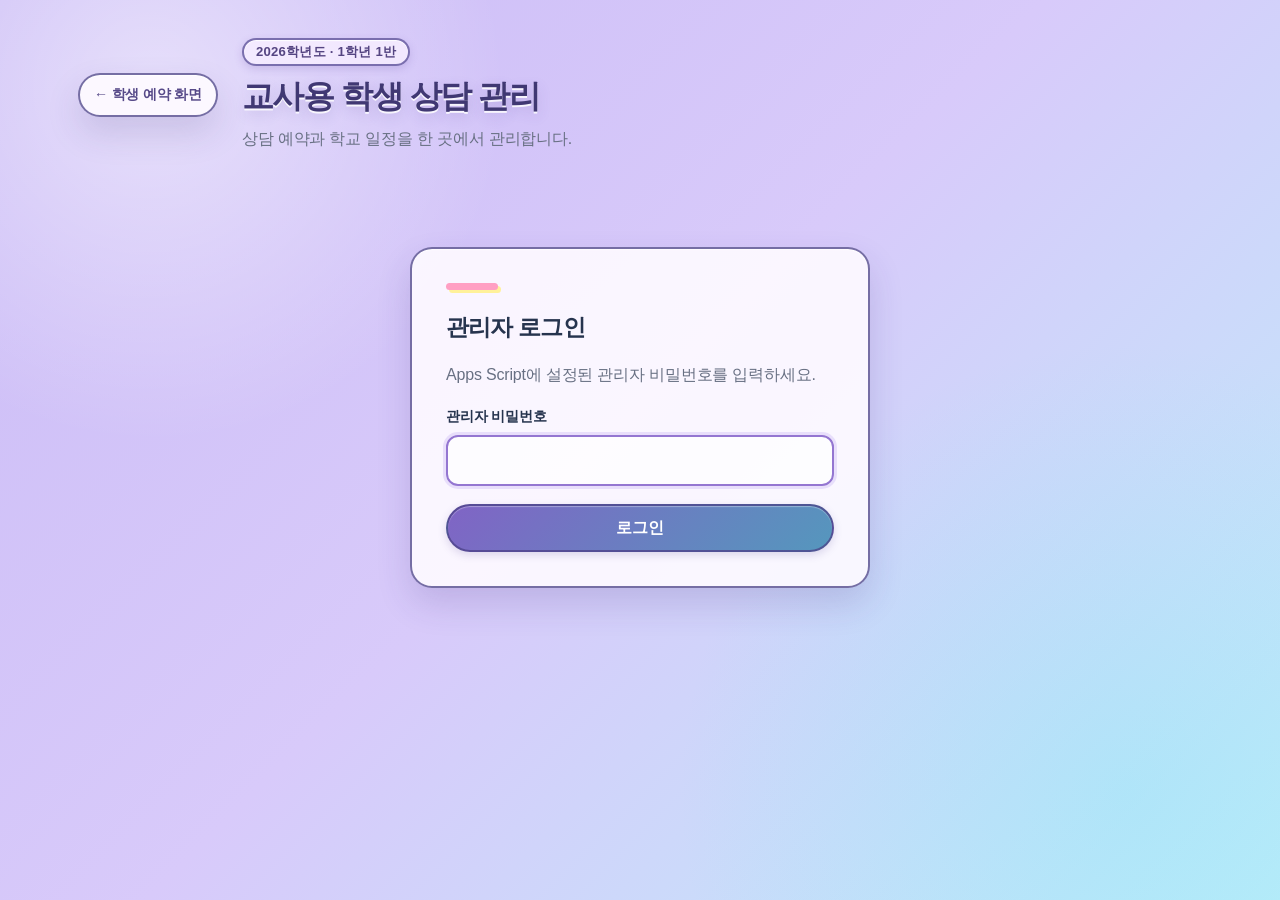
<file: admin.html>
<!DOCTYPE html>
<html lang="ko">
<head>
    <meta charset="utf-8">
    <meta name="viewport" content="width=device-width, initial-scale=1.0">
    <title>교사용 학생 상담 관리 | 2026학년도 · 1학년 1반</title>
    <link rel="icon" href="data:image/svg+xml,<svg xmlns=%22http://www.w3.org/2000/svg%22 viewBox=%220 0 100 100%22><text y=%22.9em%22 font-size=%2290%22>🔐</text></svg>">
    <link rel="stylesheet" href="styles.css?v=20260819-jelly-y2k-unified">
    <link rel="stylesheet" href="admin.css?v=20260910-dashboard-tools">
</head>
<body class="admin-body">
    <header class="admin-header">
        <a class="back-link" href="index.html">← 학생 예약 화면</a>
        <div>
            <span id="admin-service-eyebrow" class="service-eyebrow">2026학년도 · 1학년 1반</span>
            <h1 id="admin-service-title">교사용 학생 상담 관리</h1>
            <p>상담 예약과 학교 일정을 한 곳에서 관리합니다.</p>
        </div>
    </header>

    <main class="admin-main">
        <section id="login-view" class="admin-card login-card" aria-labelledby="login-title">
            <h2 id="login-title">관리자 로그인</h2>
            <p class="admin-muted">Apps Script에 설정된 관리자 비밀번호를 입력하세요.</p>
            <form id="login-form" novalidate>
                <label class="form-label" for="admin-password">관리자 비밀번호</label>
                <input id="admin-password" class="form-input" type="password" autocomplete="current-password" required>
                <p id="login-message" class="admin-message hidden" role="alert"></p>
                <button id="login-submit" class="admin-button primary wide" type="submit">로그인</button>
            </form>
        </section>

        <section id="dashboard-view" class="hidden" aria-labelledby="dashboard-title">
            <div class="dashboard-toolbar">
                <div>
                    <h2 id="dashboard-title">관리자 대시보드</h2>
                    <p id="dashboard-summary" class="admin-muted"></p>
                </div>
                <div class="toolbar-actions">
                    <button id="refresh-button" class="admin-button secondary" type="button">새로고침</button>
                    <button id="logout-button" class="admin-button secondary" type="button">로그아웃</button>
                </div>
            </div>

            <p id="global-message" class="admin-message hidden" role="status" aria-live="polite"></p>
            <div id="operation-status-grid" class="operation-status-grid" aria-label="현재 운영 상태"></div>
            <div class="dashboard-work-grid">
                <section class="dashboard-work-card" aria-labelledby="today-checklist-title"><h3 id="today-checklist-title">오늘 상담 체크리스트</h3><p id="today-checklist-summary" class="admin-muted"></p><div id="today-checklist-list" class="dashboard-work-list"></div></section>
                <section class="dashboard-work-card" aria-labelledby="overdue-title"><h3 id="overdue-title">처리 필요한 지난 상담</h3><p id="overdue-summary" class="admin-muted"></p><div id="overdue-list" class="dashboard-work-list"></div></section>
                <section class="dashboard-work-card" aria-labelledby="task-title"><h3 id="task-title">미완료 후속 할 일</h3><p id="task-summary" class="admin-muted"></p><div id="task-list" class="dashboard-work-list"></div></section>
            </div>

            <nav class="admin-tabs" aria-label="관리 메뉴">
                <button class="admin-tab active" type="button" data-admin-tab="reservations" aria-controls="reservations-panel" aria-selected="true">예약</button>
                <button class="admin-tab" type="button" data-admin-tab="stats" aria-controls="stats-panel" aria-selected="false">상담 통계</button>
                <button class="admin-tab" type="button" data-admin-tab="history" aria-controls="history-panel" aria-selected="false">학생 이력</button>
                <button class="admin-tab" type="button" data-admin-tab="academic" aria-controls="academic-panel" aria-selected="false">학교 일정</button>
                <button class="admin-tab" type="button" data-admin-tab="blocked" aria-controls="blocked-panel" aria-selected="false">상담 불가일</button>
                <button class="admin-tab" type="button" data-admin-tab="availability" aria-controls="availability-panel" aria-selected="false">가능 시간</button>
                <button class="admin-tab" type="button" data-admin-tab="settings" aria-controls="settings-panel" aria-selected="false">설정</button>
            </nav>

            <section id="reservations-panel" class="admin-panel" data-admin-panel="reservations">
                <div class="panel-heading">
                    <div><h3>상담 예약 현황</h3><p class="admin-muted">비밀번호는 표시되지 않습니다. 상담 메모에는 민감정보를 입력하지 마세요.</p></div>
                </div>
                <div class="filter-grid">
                    <div>
                        <label class="form-label" for="reservation-name-filter">학생 이름 검색</label>
                        <input id="reservation-name-filter" class="form-input" type="search" placeholder="이름 입력">
                    </div>
                    <div>
                        <label class="form-label" for="reservation-date-filter">날짜</label>
                        <input id="reservation-date-filter" class="form-input" type="date">
                    </div>
                    <div>
                        <label class="form-label" for="reservation-slot-filter">차시</label>
                        <select id="reservation-slot-filter" class="form-input">
                            <option value="">전체</option>
                            <option value="야자 1차시">야자 1차시</option>
                            <option value="야자 2차시">야자 2차시</option>
                            <option value="야자 3차시">야자 3차시</option>
                            <option value="자습 1차시">자습 1차시</option><option value="자습 2차시">자습 2차시</option>
                            <option value="자습 3차시">자습 3차시</option><option value="자습 4차시">자습 4차시</option>
                        </select>
                    </div>
                    <label class="completed-filter" for="reservation-include-completed">
                        <input id="reservation-include-completed" type="checkbox">
                        완료된 상담 포함
                    </label>
                </div>
                <div class="admin-action-row reservation-actions">
                    <button id="walkin-open" class="admin-button primary" type="button">현장 상담 추가</button>
                    <button id="reservation-export-csv" class="admin-button secondary" type="button">CSV 내보내기</button>
                    <button id="reservation-print" class="admin-button secondary" type="button">인쇄용 보기</button>
                </div>
                <p id="reservation-export-message" class="admin-message hidden" role="status"></p>
                <p id="reservation-count" class="list-count"></p>
                <div id="reservation-list" class="admin-list"></div>
                <section id="followup-students-section" class="followup-students-section" aria-labelledby="followup-students-title">
                    <div class="panel-heading"><div><h4 id="followup-students-title">추후 상담 필요</h4><p id="followup-students-description" class="admin-muted"></p></div></div>
                    <div id="followup-students-list" class="admin-list"></div>
                </section>
                <section class="consultation-search-section" aria-labelledby="consultation-search-title">
                    <div class="panel-heading"><div><h4 id="consultation-search-title">상담 기록 검색</h4><p class="admin-muted">이름·상담 분야·날짜를 검색합니다. 상담 메모 본문은 검색하지 않습니다.</p></div></div>
                    <div class="consultation-search-filters">
                        <input id="record-search-text" class="form-input" type="search" placeholder="이름, 상담 분야, 날짜 (예: 2026.09)">
                        <select id="record-search-category" class="form-input"><option value="">분야 전체</option><option>진로</option><option>학업</option><option>학교생활</option><option>친구관계</option><option>기타</option></select>
                        <select id="record-search-status" class="form-input"><option value="">결과 전체</option><option value="follow_up">추후 상담 필요</option><option value="closed">종결</option></select>
                        <select id="record-search-source" class="form-input"><option value="">기록 전체</option><option value="reservation">예약 상담</option><option value="walk_in">현장 상담</option></select>
                    </div>
                    <p id="record-search-count" class="list-count"></p><div id="record-search-list" class="admin-list"></div>
                </section>
                <section class="waitlist-admin-section" aria-labelledby="waitlist-admin-title">
                    <div class="panel-heading"><div><h4 id="waitlist-admin-title">상담 대기자</h4><p class="admin-muted">빈자리가 생기면 확인 후 예약으로 전환할 수 있습니다.</p></div></div>
                    <p id="waitlist-admin-message" class="admin-message hidden" role="status"></p>
                    <div id="waitlist-admin-list" class="admin-list"></div>
                </section>
            </section>

            <section id="stats-panel" class="admin-panel hidden" data-admin-panel="stats">
                <div class="panel-heading"><div><h3>상담 통계</h3><p class="admin-muted">필터 조건에 맞는 상담 현황을 집계합니다. 비밀번호와 상담 메모는 통계에 사용하거나 표시하지 않습니다.</p></div></div>
                <form id="stats-filter-form" class="stats-filter-grid admin-inline-form">
                    <div><label class="form-label" for="stats-start-date">시작일</label><input id="stats-start-date" class="form-input" type="date"></div>
                    <div><label class="form-label" for="stats-end-date">종료일</label><input id="stats-end-date" class="form-input" type="date"></div>
                    <div><label class="form-label" for="stats-name">학생 이름</label><input id="stats-name" class="form-input" type="search" maxlength="100"></div>
                    <div><label class="form-label" for="stats-completed">완료 여부</label><select id="stats-completed" class="form-input"><option value="">전체</option><option value="true">완료</option><option value="false">미완료</option></select></div>
                    <div class="stats-filter-actions admin-form-actions"><button id="stats-reset" class="admin-button secondary" type="button">초기화</button><button id="stats-submit" class="admin-button primary" type="submit">통계 조회</button></div>
                </form>
                <p id="stats-message" class="admin-message hidden" role="status"></p>
                <div id="stats-summary" class="stats-summary-grid"></div>
                <div id="stats-charts" class="stats-chart-grid"></div>
            </section>

            <section id="history-panel" class="admin-panel hidden" data-admin-panel="history">
                <div class="panel-heading"><div><h3>학생별 상담 이력</h3><p class="admin-muted">학생 이름을 정확히 입력하면 같은 이름으로 등록된 상담을 조회합니다.</p></div></div>
                <form id="history-form" class="history-form" novalidate>
                    <div>
                        <label class="form-label" for="history-name">학생 이름</label>
                        <input id="history-name" class="form-input" type="search" maxlength="100" required>
                    </div>
                    <div class="admin-form-actions"><button id="history-submit" class="admin-button primary" type="submit">이력 조회</button></div>
                </form>
                <p id="history-message" class="admin-message hidden" role="status"></p>
                <label class="completed-filter history-important-filter" for="history-important-only"><input id="history-important-only" type="checkbox"> 중요 메모만 보기</label>
                <div id="history-list" class="admin-list"></div>
            </section>

            <section id="academic-panel" class="admin-panel hidden" data-admin-panel="academic">
                <div class="panel-heading">
                    <div>
                        <h3>학교 일정 관리</h3>
                        <p class="admin-muted">개학식, 방학식, 시험, 체험학습, 재량휴업일 등 학생 달력에 표시할 학교 자체 일정을 등록합니다.</p>
                        <p class="form-help">법정공휴일과 대체공휴일은 자동으로 달력에 표시됩니다. 이곳에는 학교 자체 일정만 등록해 주세요.<br>방학 일정은 날짜별 가능 시간이 열려 있을 때만 상담 신청이 가능합니다. 개교기념일·재량휴업일 등 상담이 어려운 일정은 상담 신청이 제한될 수 있습니다.</p>
                    </div>
                </div>
                <form id="academic-form" class="editor-form admin-inline-form academic-editor" novalidate>
                    <input id="academic-row" type="hidden">
                    <div>
                        <label class="form-label" for="academic-title">일정명</label>
                        <input id="academic-title" class="form-input" type="text" maxlength="100" required>
                    </div>
                    <div>
                        <label class="form-label" for="academic-schedule-type">일정 유형</label>
                        <select id="academic-schedule-type" class="form-input">
                            <option value="single">하루 일정</option>
                            <option value="period">기간 일정</option>
                        </select>
                    </div>
                    <div id="academic-single-date-field">
                        <label class="form-label" for="academic-date">날짜</label>
                        <input id="academic-date" class="form-input" type="date" required>
                    </div>
                    <div id="academic-period-start-field" class="hidden">
                        <label class="form-label" for="academic-start">시작일</label>
                        <input id="academic-start" class="form-input" type="date" required>
                    </div>
                    <div id="academic-period-end-field" class="hidden">
                        <label class="form-label" for="academic-end">종료일</label>
                        <input id="academic-end" class="form-input" type="date" required>
                    </div>
                    <div class="editor-actions admin-form-actions">
                        <button id="academic-cancel-edit" class="admin-button secondary hidden" type="button">수정 취소</button>
                        <button id="academic-submit" class="admin-button primary" type="submit">일정 추가</button>
                    </div>
                </form>
                <p id="academic-message" class="admin-message hidden" role="alert"></p>
                <div class="calendar-list-toolbar" aria-label="학교 일정 목록 필터">
                    <div class="month-navigator">
                        <button id="academic-month-prev" class="admin-button secondary month-nav-button" type="button" aria-label="이전 달">‹</button>
                        <strong id="academic-month-label" aria-live="polite"></strong>
                        <button id="academic-month-next" class="admin-button secondary month-nav-button" type="button" aria-label="다음 달">›</button>
                    </div>
                    <label class="completed-filter"><input id="academic-include-past" type="checkbox"> 지난 일정도 보기</label>
                </div>
                <div id="academic-list" class="admin-list"></div>
            </section>

            <section id="blocked-panel" class="admin-panel hidden" data-admin-panel="blocked">
                <div class="panel-heading">
                    <div>
                        <h3>상담 불가일 관리</h3>
                        <p class="admin-muted">출장, 조퇴, 회의, 개인 일정 등 학생에게 자세히 공개하지 않고 상담만 막고 싶은 날짜를 등록합니다. 학생 화면에는 상세 사유 없이 상담 불가로 표시됩니다.</p>
                        <p class="form-help">하루 전체 상담이 어려운 날에 사용합니다.<br>특정 차시만 막고 싶다면 “가능 시간” 탭에서 해당 차시를 비활성화합니다.</p>
                    </div>
                </div>
                <form id="blocked-form" class="editor-form blocked-editor admin-inline-form" novalidate>
                    <input id="blocked-row" type="hidden">
                    <div>
                        <label class="form-label" for="blocked-date">날짜</label>
                        <input id="blocked-date" class="form-input" type="date" required>
                    </div>
                    <div class="editor-actions admin-form-actions">
                        <button id="blocked-cancel-edit" class="admin-button secondary hidden" type="button">수정 취소</button>
                        <button id="blocked-submit" class="admin-button primary" type="submit">상담 불가일 추가</button>
                    </div>
                </form>
                <p id="blocked-message" class="admin-message hidden" role="alert"></p>
                <div class="availability-list-toolbar" aria-label="상담 불가일 목록 필터">
                    <label class="completed-filter"><input id="blocked-include-past" type="checkbox"> 지난 상담 불가일도 보기</label>
                </div>
                <div id="blocked-list" class="admin-list"></div>
            </section>

            <section id="availability-panel" class="admin-panel hidden" data-admin-panel="availability">
                <div class="panel-heading">
                    <div>
                        <h3>날짜별 상담 가능 시간</h3>
                        <p class="admin-muted">날짜별로 실제 상담 가능한 차시만 엽니다. 학기 중 평일은 기본 가능하며, 방학은 명시적으로 연 날짜만 가능합니다.</p>
                        <p class="form-help">하루 전체가 불가능한 경우에는 “상담 불가일”을 사용할 수 있고, 특정 차시만 불가능한 경우에는 이 화면에서 해당 차시만 해제하세요.</p>
                    </div>
                </div>
                <form id="availability-form" class="editor-form availability-editor admin-stacked-form" novalidate>
                    <input id="availability-row" type="hidden">
                    <div>
                        <label class="form-label" for="availability-date">날짜</label>
                        <input id="availability-date" class="form-input" type="date" required>
                    </div>
                    <div>
                        <label class="form-label" for="availability-operation">운영 유형</label>
                        <select id="availability-operation" class="form-input"><option value="semester">학기 중</option><option value="vacation">방학</option><option value="closed">상담 불가</option></select>
                    </div>
                    <fieldset id="availability-slot-checks" class="slot-checks">
                        <legend class="form-label">가능 시간</legend>
                    </fieldset>
                    <div><label class="form-label" for="availability-note">비고</label><input id="availability-note" class="form-input" type="text" maxlength="200" placeholder="예: 1차시 특강, 미출근"></div>
                    <div class="editor-actions admin-form-actions">
                        <button id="availability-cancel-edit" class="admin-button secondary hidden" type="button">수정 취소</button>
                        <button id="availability-submit" class="admin-button primary" type="submit">설정 추가</button>
                    </div>
                </form>
                <p id="availability-message" class="admin-message hidden" role="alert"></p>
                <div class="availability-list-toolbar">
                    <label class="completed-filter"><input id="availability-include-past" type="checkbox"> 지난 설정도 보기</label>
                </div>
                <div id="availability-list" class="admin-list"></div>
                <div class="settings-section bulk-section">
                    <div class="panel-heading"><div><h3>기간 일괄 적용</h3><p class="admin-muted">기존 설정 보호를 위해 기본값은 건너뛰기입니다. 적용 전에 선택 내용을 다시 확인합니다.</p></div></div>
                    <form id="bulk-availability-form" class="bulk-availability-form admin-stacked-form" novalidate>
                        <div><label class="form-label" for="bulk-start-date">시작일</label><input id="bulk-start-date" class="form-input" type="date" required></div>
                        <div><label class="form-label" for="bulk-end-date">종료일</label><input id="bulk-end-date" class="form-input" type="date" required></div>
                        <div><label class="form-label" for="bulk-operation">운영 유형</label><select id="bulk-operation" class="form-input"><option value="semester">학기 중</option><option value="vacation">방학</option><option value="closed">상담 불가</option></select></div>
                        <div><label class="form-label" for="bulk-existing-policy">기존 설정</label><select id="bulk-existing-policy" class="form-input"><option value="skip">건너뛰기 (권장)</option><option value="overwrite">덮어쓰기</option></select></div>
                        <fieldset id="bulk-weekdays" class="compact-checks"><legend class="form-label">적용 요일</legend></fieldset>
                        <fieldset id="bulk-slot-checks" class="slot-checks"><legend class="form-label">가능 시간</legend></fieldset>
                        <div class="wide-field"><label class="form-label" for="bulk-note">비고</label><input id="bulk-note" class="form-input" type="text" maxlength="200" placeholder="예: 1차시 특강"></div>
                        <div class="editor-actions admin-form-actions"><button id="bulk-availability-submit" class="admin-button primary" type="submit">일괄 적용</button></div>
                    </form>
                    <p id="bulk-availability-message" class="admin-message hidden" role="alert"></p>
                </div>
            </section>

            <section id="settings-panel" class="admin-panel hidden" data-admin-panel="settings">
                <div class="settings-section">
                    <form id="operation-settings-form" class="operation-settings-form admin-stacked-form" novalidate>
                        <details class="settings-accordion" data-settings-accordion="operating" open>
                            <summary class="settings-accordion-summary"><div><h3>상담 운영 상태</h3><p>상담 신청을 전체적으로 열거나 닫고, 학생에게 보이는 안내문을 수정합니다.</p></div></summary>
                            <div class="settings-accordion-body settings-field-grid">
                                <div><label class="form-label" for="setting-operating">상담 운영 상태</label><select id="setting-operating" class="form-input"><option value="true">운영 중</option><option value="false">일시 중지</option></select></div>
                                <div class="settings-field-wide"><label class="form-label" for="setting-student-notice">학생 화면 상단 안내문</label><textarea id="setting-student-notice" class="form-input" maxlength="300"></textarea></div>
                                <div class="settings-field-wide"><label class="form-label" for="setting-vacation-notice">방학 안내문</label><textarea id="setting-vacation-notice" class="form-input" maxlength="300"></textarea></div>
                                <div class="settings-field-wide"><label class="form-label" for="setting-password-notice">예약 비밀번호 안내문</label><textarea id="setting-password-notice" class="form-input" maxlength="300"></textarea></div>
                            </div>
                        </details>

                        <details class="settings-accordion" data-settings-accordion="basic">
                            <summary class="settings-accordion-summary"><div><h3>기본 정보</h3><p>학년도와 학급명, 화면 제목을 관리합니다. 보통 새 학년도 시작 전에만 수정합니다.</p></div></summary>
                            <div class="settings-accordion-body settings-field-grid">
                                <div><label class="form-label" for="setting-school-year">학년도</label><input id="setting-school-year" class="form-input" type="number" min="2000" max="2200" required></div>
                                <div><label class="form-label" for="setting-class-name">학년/반</label><input id="setting-class-name" class="form-input" type="text" maxlength="100" required></div>
                                <div><label class="form-label" for="setting-student-title">학생 화면 제목</label><input id="setting-student-title" class="form-input" type="text" maxlength="100" required></div>
                                <div><label class="form-label" for="setting-admin-title">관리자 화면 제목</label><input id="setting-admin-title" class="form-input" type="text" maxlength="100" required></div>
                                <div><label class="form-label" for="setting-school-start">개학일</label><input id="setting-school-start" class="form-input" type="date"></div>
                            </div>
                        </details>

                        <details class="settings-accordion" data-settings-accordion="periods" open>
                            <summary class="settings-accordion-summary"><div><h3>운영 기간</h3><p>등록된 기간에 따라 현재 운영모드가 자동으로 판단됩니다.</p></div></summary>
                            <div class="settings-accordion-body">
                                <p class="settings-mode-guide">현재 운영모드는 등록된 운영 기간과 오늘 날짜를 기준으로 자동 판단됩니다. 상담 운영 상태는 전체 신청을 열고 닫는 스위치이며, 학기 중/방학 모드는 수동으로 매번 바꾸지 않아도 됩니다. 방학이 끝나면 별도 조작 없이 학기 중 모드로 돌아갑니다.</p>
                                <div class="subsection-heading"><h4>기간 목록</h4><button id="add-operation-period" class="admin-button secondary" type="button">기간 추가</button></div>
                                <div id="operation-period-list" class="operation-period-list"></div>
                            </div>
                        </details>

                        <details class="settings-accordion" data-settings-accordion="slot-times">
                            <summary class="settings-accordion-summary"><div><h3>차시 시간표</h3><p>상담 가능한 차시의 실제 시작·종료 시간을 관리합니다. 시간표가 바뀔 때만 수정합니다.</p></div></summary>
                            <div class="settings-accordion-body">
                                <p class="form-help">관리자 저장값이 기존 Script Properties보다 우선합니다.</p>
                                <div id="slot-time-settings" class="slot-time-settings"></div>
                            </div>
                        </details>
                        <div class="editor-actions admin-form-actions"><button id="operation-settings-submit" class="admin-button primary" type="submit">운영 설정 저장</button></div>
                    </form>
                    <p id="operation-settings-message" class="admin-message hidden" role="alert"></p>
                </div>
                <div class="settings-section">
                    <details class="settings-accordion" data-settings-accordion="new-school-year">
                        <summary class="settings-accordion-summary"><div><h3>새 학년도 준비</h3><p>새 학년으로 넘어가기 전에 기존 데이터를 백업하고 기본 정보를 변경합니다.</p></div></summary>
                        <div class="settings-accordion-body setup-guide">
                            <p class="admin-muted">새 학년도 시작 전, 현재 데이터를 백업한 뒤 학년도·학급명과 상담 가능 시간을 새 학년도에 맞게 조정하세요.</p>
                        <ul>
                            <li>기존 예약과 상담 이력은 삭제하지 않고 보관하는 것을 권장합니다.</li>
                            <li>백업 버튼은 원본 데이터를 삭제하지 않고 복사본만 만듭니다.</li>
                            <li>상담 가능 시간 초기화가 필요하면 백업 후 필요한 항목만 직접 정리하세요.</li>
                            <li>이 화면에서는 위험한 일괄 삭제 기능을 제공하지 않습니다.</li>
                        </ul>
                        <div class="admin-action-row backup-actions">
                            <button id="backup-current-data" class="admin-button primary" type="button">현재 데이터 백업하기</button>
                        </div>
                        <p id="backup-message" class="admin-message hidden" role="status" aria-live="polite"></p>
                        </div>
                    </details>
                </div>
                <div class="settings-section">
                    <div class="panel-heading"><div><h3>운영 상태 점검</h3><p class="admin-muted">시트·헤더·운영 설정·가능 시간·외부 연동 상태를 읽기 전용으로 확인합니다. 이 점검은 데이터를 수정하지 않습니다.</p></div></div>
                    <div class="admin-action-row operation-check-actions">
                        <button id="operation-check-button" class="admin-button primary" type="button">운영 상태 점검하기</button>
                    </div>
                    <p id="operation-check-message" class="admin-message hidden" role="status"></p>
                    <div id="operation-check-results" class="operation-check-results" aria-live="polite"></div>
                </div>
                <div class="settings-section">
                    <div class="panel-heading"><div><h3>알림 및 연동 설정 안내</h3><p class="admin-muted">실제 URL·Calendar ID·비밀값은 화면과 API 응답에 표시하지 않습니다.</p></div></div>
                    <div id="integration-status" class="integration-status" aria-live="polite"></div>
                    <div class="integration-actions admin-action-row">
                        <button id="integration-refresh" class="admin-button secondary" type="button">설정 상태 새로고침</button>
                        <button id="morning-trigger-reinstall" class="admin-button secondary" type="button">알림 트리거 다시 설치</button>
                        <button class="admin-button secondary integration-test" data-test-action="adminTestDiscord" type="button">Discord 테스트</button>
                        <button class="admin-button secondary integration-test" data-test-action="adminTestTodaySummary" type="button">오늘 상담 요약 테스트</button>
                        <button class="admin-button secondary integration-test" data-test-action="adminTestTodayAdminChangeReminder" type="button">당일 변경 리마인드 테스트</button>
                    </div>
                    <p id="integration-message" class="admin-message hidden" role="status"></p>
                </div>
                <div class="panel-heading"><div><h3>관리자 비밀번호 변경</h3><p class="admin-muted">변경 후 모든 관리자 세션이 만료되어 다시 로그인해야 합니다.</p></div></div>
                <form id="password-form" class="password-form" novalidate>
                    <div>
                        <label class="form-label" for="current-admin-password">현재 비밀번호</label>
                        <input id="current-admin-password" class="form-input" type="password" autocomplete="current-password" required>
                    </div>
                    <div>
                        <label class="form-label" for="new-admin-password">새 비밀번호</label>
                        <input id="new-admin-password" class="form-input" type="password" minlength="4" maxlength="64" autocomplete="new-password" required>
                    </div>
                    <div>
                        <label class="form-label" for="confirm-admin-password">새 비밀번호 확인</label>
                        <input id="confirm-admin-password" class="form-input" type="password" minlength="4" maxlength="64" autocomplete="new-password" required>
                    </div>
                    <p id="password-message" class="admin-message hidden" role="alert"></p>
                    <div class="admin-form-actions"><button id="password-submit" class="admin-button primary" type="submit">비밀번호 변경</button></div>
                </form>
            </section>
        </section>
    </main>

    <div id="confirm-backdrop" class="modal-backdrop hidden" aria-hidden="true">
        <section id="confirm-dialog" class="modal-panel confirm-dialog" role="alertdialog" aria-modal="true" aria-labelledby="confirm-title" aria-describedby="confirm-message">
            <h3 id="confirm-title" class="modal-title">삭제 확인</h3>
            <p id="confirm-message" class="modal-description"></p>
            <div class="modal-actions">
                <button id="confirm-cancel" class="admin-button secondary" type="button">돌아가기</button>
                <button id="confirm-delete" class="admin-button danger" type="button">삭제</button>
            </div>
        </section>
    </div>

    <div id="admin-change-backdrop" class="modal-backdrop hidden" aria-hidden="true">
        <section id="admin-change-dialog" class="modal-panel reservation-change-dialog" role="dialog" aria-modal="true" aria-labelledby="admin-change-title">
            <button id="admin-change-close" class="modal-close" type="button" aria-label="예약 변경 닫기">×</button>
            <div id="admin-change-select-step">
                <h3 id="admin-change-title" class="modal-title">예약 변경</h3>
                <p class="modal-description">현재 예약을 확인한 뒤 새 날짜와 차시를 선택하세요.</p>
                <div class="admin-change-current">
                    <span>현재 예약</span>
                    <strong id="admin-change-student"></strong>
                    <p id="admin-change-current-slot"></p>
                </div>
                <div class="admin-change-fields">
                    <div><label class="form-label" for="admin-change-date">변경 날짜</label><input id="admin-change-date" class="form-input" type="date" required></div>
                    <fieldset class="admin-change-slot-list"><legend class="form-label">변경 차시</legend><div id="admin-change-slot-list" class="slot-checks"></div></fieldset>
                </div>
                <p id="admin-change-message" class="admin-message hidden" role="alert"></p>
                <div class="modal-actions">
                    <button id="admin-change-cancel" class="admin-button secondary" type="button">돌아가기</button>
                    <button id="admin-change-next" class="admin-button primary" type="button">변경 내용 확인</button>
                </div>
            </div>
            <div id="admin-change-confirm-step" class="hidden">
                <h3 class="modal-title">예약 변경 내용을 확인해 주세요</h3>
                <p class="modal-description">변경 후 기존 예약 시간은 자동으로 비워집니다.</p>
                <dl class="admin-change-confirm-list">
                    <div><dt>학생</dt><dd id="admin-change-confirm-student"></dd></div>
                    <div><dt>기존</dt><dd id="admin-change-confirm-old"></dd></div>
                    <div><dt>변경</dt><dd id="admin-change-confirm-new"></dd></div>
                </dl>
                <p id="admin-change-confirm-message" class="admin-message hidden" role="alert"></p>
                <div class="modal-actions">
                    <button id="admin-change-back" class="admin-button secondary" type="button">돌아가기</button>
                    <button id="admin-change-submit" class="admin-button primary" type="button">변경 확정</button>
                </div>
            </div>
        </section>
    </div>

    <div id="walkin-backdrop" class="modal-backdrop hidden" aria-hidden="true">
        <section id="walkin-dialog" class="modal-panel reservation-change-dialog" role="dialog" aria-modal="true" aria-labelledby="walkin-title">
            <button id="walkin-close" class="modal-close" type="button" aria-label="현장 상담 추가 닫기">×</button>
            <h3 id="walkin-title" class="modal-title">현장 상담 추가</h3>
            <p class="modal-description">예약 없이 진행한 상담을 완료 기록으로 남깁니다. 학생 화면에는 표시되지 않습니다.</p>
            <form id="walkin-form" class="admin-change-fields" novalidate>
                <div><label class="form-label" for="walkin-date">상담 날짜</label><input id="walkin-date" class="form-input" type="date" required></div>
                <div><label class="form-label" for="walkin-name">학생 이름</label><input id="walkin-name" class="form-input" type="text" maxlength="100" required></div>
                <div><label class="form-label" for="walkin-category">상담 분야</label><select id="walkin-category" class="form-input" required><option value="">선택</option><option>진로</option><option>학업</option><option>학교생활</option><option>친구관계</option><option>기타</option></select></div>
                <div><label class="form-label" for="walkin-follow-up">상담 결과</label><select id="walkin-follow-up" class="form-input" required><option value="">선택</option><option value="closed">종결</option><option value="follow_up">추후 상담 필요</option></select></div>
                <div><label class="form-label" for="walkin-memo">상담 메모</label><textarea id="walkin-memo" class="form-input memo-input" maxlength="2000"></textarea></div>
                <label class="completed-filter" for="walkin-important"><input id="walkin-important" type="checkbox"> 중요 메모로 표시</label>
                <p id="walkin-message" class="admin-message hidden" role="alert"></p>
                <div class="modal-actions"><button id="walkin-cancel" class="admin-button secondary" type="button">취소</button><button id="walkin-submit" class="admin-button primary" type="submit">현장 상담 저장</button></div>
            </form>
        </section>
    </div>

    <script src="admin.js?v=20260910-dashboard-tools-safe"></script>
</body>
</html>
</file>
<file: styles.css>
:root {
    --color-bg: #fff5e8;
    --color-surface: #fffdf8;
    --color-primary: #356d78;
    --color-primary-strong: #263d61;
    --color-primary-soft: #ddf5bc;
    --color-accent: #cfeaff;
    --color-muted: #687083;
    --color-muted-soft: #eee9f4;
    --color-blocked: #e8ddf2;
    --color-danger: #cc5c68;
    --color-danger-soft: #ffe1df;
    --color-text: #26344e;
    --color-border: #cbd6e5;
    --radius-sm: 12px;
    --radius-md: 18px;
    --radius-lg: 22px;
    --shadow-soft: 0 10px 0 rgba(74, 104, 149, 0.1), 0 16px 32px rgba(47, 61, 91, 0.08);
    --shadow-float: 0 12px 0 rgba(255, 169, 196, 0.36), 0 22px 42px rgba(47, 61, 91, 0.14);
    --space-1: 4px;
    --space-2: 8px;
    --space-3: 12px;
    --space-4: 16px;
    --space-5: 24px;
    --space-6: 32px;
    --focus-ring: 0 0 0 3px rgba(61, 114, 174, 0.35);
}

* { box-sizing: border-box; }

html { color-scheme: light; }

body {
    min-width: 0;
    margin: 0;
    background:
        radial-gradient(circle at 8% 9%, rgba(143, 212, 241, 0.45) 0 7px, transparent 8px),
        radial-gradient(circle at 12% 13%, rgba(143, 212, 241, 0.24) 0 30px, transparent 31px),
        radial-gradient(circle at 90% 10%, rgba(255, 194, 85, 0.4) 0 10px, transparent 11px),
        radial-gradient(circle at 86% 15%, rgba(255, 170, 201, 0.26) 0 46px, transparent 47px),
        linear-gradient(135deg, #fff9ed 0%, #f2fbff 54%, #fff1df 100%);
    color: var(--color-text);
    font-family: -apple-system, BlinkMacSystemFont, "Segoe UI", "Apple SD Gothic Neo", "Noto Sans KR", sans-serif;
    font-size: 16px;
    line-height: 1.55;
    letter-spacing: -0.012em;
}

body.modal-open { overflow: hidden; }

button,
input,
select,
textarea { font: inherit; }

button,
a,
label { -webkit-tap-highlight-color: transparent; }

.hidden { display: none !important; }

.student-page {
    width: min(100%, 1200px);
    margin: 0 auto;
    padding: 42px 24px 64px;
}

.service-header {
    max-width: 720px;
    margin: 0 auto 26px;
    text-align: center;
}

.service-eyebrow {
    display: inline-flex;
    align-items: center;
    min-height: 30px;
    margin-bottom: 10px;
    padding: 4px 12px;
    border: 2px solid var(--color-primary-strong);
    border-radius: 10px;
    background: var(--color-primary-soft);
    color: var(--color-primary-strong);
    box-shadow: 3px 3px 0 #ff9fc3;
    font-size: 0.82rem;
    font-weight: 750;
    letter-spacing: 0.02em;
}

.service-header h1 {
    margin: 0;
    color: var(--color-text);
    font-size: clamp(1.65rem, 3vw, 2.15rem);
    font-weight: 780;
    letter-spacing: -0.045em;
    line-height: 1.25;
    text-shadow: 2px 2px 0 rgba(255, 255, 255, 0.9);
}

.service-header p {
    margin: 10px 0 0;
    color: var(--color-muted);
    font-size: 0.98rem;
}

.nearest-available-card {
    display: flex;
    width: min(100%, 760px);
    align-items: center;
    justify-content: space-between;
    margin: 0 auto 18px;
    padding: 17px 18px 17px 20px;
    border: 2px solid var(--color-primary-strong);
    border-radius: var(--radius-md);
    background: linear-gradient(135deg, #f2fff0, #fff9d7 88%);
    box-shadow: 5px 5px 0 #9fd7fa;
    gap: 16px;
}

.nearest-available-copy { min-width: 0; }
.nearest-available-eyebrow { margin: 0 0 4px; color: var(--color-primary-strong); font-size: 0.78rem; font-weight: 780; }
.nearest-available-time { margin: 0; color: var(--color-text); font-size: clamp(1rem, 2.4vw, 1.18rem); font-weight: 780; letter-spacing: -0.025em; }
.nearest-available-description { margin: 5px 0 0; color: var(--color-muted); font-size: 0.84rem; line-height: 1.45; }
.nearest-available-action {
    min-width: 116px;
    min-height: 44px;
    flex: 0 0 auto;
    padding: 9px 15px;
    border: 2px solid var(--color-primary-strong);
    border-radius: 999px;
    background: #356d78;
    color: #fff;
    font-weight: 760;
    cursor: pointer;
    transition: filter 150ms ease, transform 150ms ease;
}
.nearest-available-action:hover { filter: brightness(0.97); transform: translateY(-1px); }
.nearest-available-action:focus-visible { outline: none; box-shadow: var(--focus-ring); }

.admin-leaf-link {
    display: inline-block;
    margin: 0;
    padding: 0;
    border: 0;
    background: transparent;
    color: inherit;
    font: inherit;
    line-height: inherit;
    text-decoration: none;
    cursor: default;
}

.admin-leaf-link:focus { outline: none; }
.admin-leaf-link:focus-visible { border-radius: 5px; box-shadow: var(--focus-ring); }

.calendar-card {
    position: relative;
    width: min(100%, 1120px);
    margin-inline: auto;
    padding: clamp(16px, 3vw, 30px);
    border: 2px solid var(--color-primary-strong);
    border-radius: var(--radius-lg);
    background: rgba(255, 253, 248, 0.96);
    box-shadow: 9px 9px 0 rgba(159, 215, 250, 0.65), 0 18px 35px rgba(47, 61, 91, 0.1);
}

.calendar-card::before,
.calendar-card::after {
    position: absolute;
    z-index: -1;
    width: 52px;
    height: 52px;
    border-radius: 50%;
    content: "";
    opacity: 0.7;
}

.calendar-card::before { top: -18px; right: 7%; background: #ffc55d; box-shadow: 4px 4px 0 #f59fbe; }
.calendar-card::after { bottom: -20px; left: 5%; background: #d9f6ca; box-shadow: 4px 4px 0 #9fd7fa; }

#calendar { width: 100%; min-width: 0; }

.calendar-legend {
    display: flex;
    flex-wrap: wrap;
    justify-content: center;
    margin-top: 20px;
    padding-top: 18px;
    border-top: 1px solid var(--color-border);
    color: var(--color-muted);
    font-size: 0.82rem;
    gap: 10px 18px;
}

.calendar-legend > span { display: inline-flex; align-items: center; gap: 7px; }
.legend-dot { display: inline-grid; width: 13px; height: 13px; border-radius: 50%; place-items: center; font-size: 9px; font-style: normal; }
.legend-dot.available { background: var(--color-primary); }
.legend-dot.vacation { border: 1px solid #bfd3da; background: rgba(220, 236, 243, 0.68); }
.legend-dot.academic { border: 1px solid #c4d2eb; background: #e4ebf7; }
.legend-dot.holiday { border: 1px solid #fecaca; background: #fee2e2; }
.legend-dot.completed { background: var(--color-blocked); color: #665e73; }
.legend-dot.blocked { border: 1px dashed #d09a45; background: #fff0cf; }
.calendar-guide { margin: 11px 0 0; color: var(--color-muted); font-size: 0.78rem; line-height: 1.5; text-align: center; }
.calendar-restriction-guide { margin-top: 4px; }

/* Y2K 문구점 스티커 톤: 기능 클래스는 그대로 두고 표현만 강화합니다. */
.calendar-legend {
    border-top: 2px dashed #cbd6e5;
    color: #536179;
}
.legend-dot.academic { border: 2px solid #6f99df; background: #d9e9ff; }
.legend-dot.completed { border: 2px solid #9a80bf; background: #eadfff; color: #5e477e; }
.legend-dot.blocked { border: 2px dashed #d88d20; background: #fff0bd; }

.fc { --fc-border-color: #d2dce8; }
.fc .fc-header-toolbar { margin-bottom: 27px !important; }
.fc .fc-toolbar-title {
    margin-inline: 14px !important;
    padding: 5px 10px;
    border-radius: 10px;
    background: #fff19a;
    box-shadow: 3px 3px 0 #f3a1bf;
}
.fc .fc-button-primary {
    border: 2px solid var(--color-primary-strong) !important;
    background: #f8feff !important;
    box-shadow: 2px 2px 0 #a9d9f5 !important;
    color: var(--color-primary-strong) !important;
}
.fc .fc-button-primary:hover {
    border-color: var(--color-primary-strong) !important;
    background: #dff5bd !important;
}
.fc .fc-today-button { background: #dff5bd !important; }
.fc-theme-standard .fc-scrollgrid { border: 2px solid #c2d0e0; }
.fc-theme-standard th { background: #e8f5ff; }
.fc .fc-col-header-cell-cushion { color: #40526c; }
.fc .fc-daygrid-day-frame { background: rgba(255, 255, 255, 0.42); }
.fc .fc-daygrid-day:not(.is-past-day):not(.is-blocked-day):not(.is-weekend-day):hover { background: #f6fff0; }
.fc .fc-day-today .fc-daygrid-day-number { border-color: #4c9b75; }
.fc .fc-daygrid-event {
    min-height: 22px;
    border-radius: 7px;
    box-shadow: 2px 2px 0 rgba(55, 69, 103, 0.1);
    font-weight: 720;
}
.fc .school-event {
    border: 2px solid #739ee6 !important;
    background: #d9e9ff !important;
    color: #2c568f !important;
}
.fc .teacher-blocked-event {
    border: 2px dashed #d88d20 !important;
    background: #fff0bd !important;
    color: #764309 !important;
    box-shadow: 2px 2px 0 rgba(244, 181, 67, 0.24) !important;
}
.fc .public-holiday-event {
    border: 2px solid #f08f96 !important;
    background: #ffe0df !important;
    color: #a8414a !important;
}
.fc .vacation-event {
    border: 2px solid #84c9e3 !important;
    background: #dff5ff !important;
    color: #39718c !important;
}
.fc .completed-consult-event {
    border: 2px solid #9a80bf !important;
    background: #eadfff !important;
    color: #60487f !important;
}
.fc .consult-event {
    border: 2px solid #55a27c !important;
    background: #dff5bd !important;
    color: #285f49 !important;
}

.loading-overlay {
    position: fixed;
    inset: 0;
    z-index: 9999;
    display: flex;
    flex-direction: column;
    align-items: center;
    justify-content: center;
    padding: 24px;
    background: rgba(245, 244, 238, 0.94);
    text-align: center;
    backdrop-filter: blur(6px);
}

.loading-icon { font-size: 48px; animation: breathe 1.15s ease-in-out infinite alternate; }
.loading-title { margin-top: 15px; color: var(--color-primary-strong); font-size: 1.1rem; font-weight: 760; }
.loading-description { margin-top: 5px; color: var(--color-muted); font-size: 0.88rem; }

/* FullCalendar */
.fc { --fc-border-color: var(--color-border); --fc-page-bg-color: transparent; --fc-neutral-bg-color: var(--color-muted-soft); --fc-today-bg-color: transparent; color: var(--color-text); }
.fc .fc-header-toolbar { display: grid; grid-template-columns: minmax(0, 1fr) auto minmax(0, 1fr); align-items: center; margin-bottom: 24px !important; }
.fc .fc-header-toolbar .fc-toolbar-chunk:first-child { grid-column: 1; justify-self: start; }
.fc .fc-header-toolbar .fc-toolbar-chunk:nth-child(2) { grid-column: 2; justify-self: center; gap: 16px; }
.fc .fc-header-toolbar .fc-toolbar-chunk:nth-child(3) { grid-column: 3; justify-self: end; }
.fc .fc-toolbar-chunk { display: flex; align-items: center; gap: 7px; }
.fc .fc-toolbar-title { margin: 0 8px !important; color: var(--color-text); font-size: clamp(1.15rem, 2.4vw, 1.48rem) !important; font-weight: 780 !important; letter-spacing: -0.035em; white-space: nowrap; }
.fc .fc-button-primary {
    min-width: 44px;
    min-height: 44px;
    padding: 8px 13px !important;
    border: 1px solid var(--color-border) !important;
    border-radius: 999px !important;
    background: var(--color-surface) !important;
    box-shadow: none !important;
    color: var(--color-primary-strong) !important;
    font-weight: 750 !important;
}
.fc .fc-button-primary:hover { border-color: #c7d4cc !important; background: var(--color-primary-soft) !important; transform: translateY(-1px); }
.fc .fc-button-primary:disabled { opacity: 0.48; }
.fc .fc-button-primary:focus-visible { box-shadow: var(--focus-ring) !important; }
.fc .fc-today-button { min-width: 62px; }
.fc-theme-standard .fc-scrollgrid { overflow: hidden; border: 1px solid var(--color-border); border-radius: var(--radius-md); }
.fc-theme-standard th { border-color: var(--color-border); background: #faf9f4; }
.fc .fc-col-header-cell-cushion { padding: 12px 4px; color: var(--color-muted); font-size: 0.8rem; font-weight: 760; text-decoration: none; }
.fc .fc-daygrid-day { transition: background-color 160ms ease; }
.fc .fc-daygrid-day-frame { min-height: clamp(104px, 11.2vh, 124px); padding: 3px; }
.fc .fc-daygrid-day-top { position: relative; z-index: 2; }
.fc .fc-daygrid-day-number { display: grid; min-width: 30px; min-height: 30px; margin: 3px; padding: 0; border-radius: 50%; color: var(--color-text); font-size: 0.8rem; font-variant-numeric: tabular-nums; text-decoration: none; place-items: center; }
.fc .fc-day-today .fc-daygrid-day-number { border: 2px solid var(--color-primary); background: transparent; font-weight: 400; }
.fc .is-blocked-day { background: rgba(232, 228, 236, 0.38); }
.fc .is-vacation-day:not(.is-blocked-day) { background: rgba(220, 236, 243, 0.2); }
.fc .is-past-day .fc-daygrid-day-number { color: #707774; }
.fc .fc-day-sun:not(.fc-day-other) .fc-daygrid-day-number { color: #dc2626; }
.fc .fc-day-sat:not(.fc-day-other) .fc-daygrid-day-number { color: #2563eb; }
.fc .is-holiday-date:not(.fc-day-other) .fc-daygrid-day-number { color: #dc2626; }
.fc .is-past-day.fc-day-sun:not(.fc-day-other) .fc-daygrid-day-number,
.fc .is-past-day.is-holiday-date:not(.fc-day-other) .fc-daygrid-day-number { color: #c24141; }
.fc .is-past-day.fc-day-sat:not(.fc-day-other) .fc-daygrid-day-number { color: #3f6fc7; }
.fc .is-past-day .fc-daygrid-day-frame { cursor: default; }
.fc .is-weekend-day .fc-daygrid-day-frame { cursor: default; }
.fc .is-bookable-day:not(.fc-day-other) .fc-daygrid-day-frame { cursor: pointer; }
.fc .is-bookable-day:not(.fc-day-other):hover { z-index: 1; background: rgba(228, 238, 231, 0.65); box-shadow: inset 0 0 0 2px rgba(100, 132, 116, 0.26); }
.fc .is-selected-day:not(.is-past-day) { background: rgba(228, 238, 231, 0.44); box-shadow: inset 0 0 0 2px rgba(100, 132, 116, 0.34); }
.fc .is-selected-day.fc-day-today .fc-daygrid-day-number { background: transparent; font-weight: 400; }
.fc .is-bookable-day .fc-daygrid-day-frame::after { position: absolute; top: 12px; right: 9px; width: 6px; height: 6px; border-radius: 50%; background: var(--color-primary); content: ""; }
.fc .fc-day-other .fc-daygrid-day-number { color: #aaaead; }
.fc .fc-day-other.fc-day-sun .fc-daygrid-day-number { color: rgba(220, 38, 38, 0.35); }
.fc .fc-day-other.fc-day-sat .fc-daygrid-day-number { color: rgba(37, 99, 235, 0.35); }
.fc .fc-daygrid-day-events { min-height: 1.2em; margin-top: 5px !important; }
.fc .fc-daygrid-event { display: flex; overflow: hidden; align-items: center; justify-content: center; margin: 3px 4px !important; padding: 4px 7px !important; border: 0 !important; border-radius: 8px !important; box-shadow: none; }
.fc .fc-event-title { display: flex; overflow: hidden !important; min-width: 0; max-width: 100%; align-items: center; justify-content: center; font-size: 0.72rem !important; font-weight: 720 !important; line-height: 1.35 !important; text-align: center; text-overflow: ellipsis !important; white-space: nowrap !important; }
.event-label-desktop,
.event-label-mobile { display: block; overflow: hidden; min-width: 0; max-width: 100%; text-align: center; text-overflow: ellipsis; white-space: nowrap; }
.event-label-mobile { display: none; }
.fc .consult-event { background: var(--color-primary-soft) !important; color: var(--color-primary-strong) !important; cursor: pointer; }
.fc .consult-event:hover { background: #d5e5da !important; }
.fc .completed-consult-event { background: var(--color-blocked) !important; color: #625b6d !important; }
.fc .completed-consult-event .fc-event-title { display: flex; min-width: 0; align-items: center; gap: 2px; }
.fc .completed-consult-event .fc-event-title::before { content: "✓ "; }
.fc .completed-consult-event .event-label-desktop,
.fc .completed-consult-event .event-label-mobile { min-width: 0; }
.fc .school-event { border: 1px solid #c4d2eb !important; background: #e4ebf7 !important; color: #405778 !important; }
.fc .teacher-blocked-event { border: 1px dashed #d09a45 !important; background: #fff0cf !important; color: #7a4f16 !important; }
.fc .public-holiday-event { border: 1px solid #fecaca !important; background: #fee2e2 !important; color: #b91c1c !important; }
.fc .vacation-event { padding-block: 2px !important; background: rgba(220, 236, 243, 0.62) !important; color: #5f747b !important; opacity: 0.82; }
.fc .vacation-event .fc-event-title { font-weight: 650 !important; }
.fc .closed-event { background: var(--color-muted-soft) !important; color: #666b68 !important; }
.fc .fc-more-link { margin: 2px 5px; color: var(--color-primary-strong); font-size: 0.72rem; font-weight: 760; }
.fc .fc-popover { overflow: hidden; border: 1px solid var(--color-border); border-radius: var(--radius-md); background: var(--color-surface); box-shadow: var(--shadow-float); }

/* Modals and forms */
.modal-backdrop {
    position: fixed;
    inset: 0;
    z-index: 10000;
    display: flex;
    align-items: center;
    justify-content: center;
    padding: 20px;
    background: rgba(44, 51, 47, 0.48);
    backdrop-filter: blur(5px);
}

.modal-panel {
    position: relative;
    width: min(100%, 540px);
    max-height: calc(100vh - 40px);
    overflow-y: auto;
    padding: 30px;
    border: 1px solid rgba(255, 255, 255, 0.72);
    border-radius: var(--radius-lg);
    background: var(--color-surface);
    box-shadow: var(--shadow-float);
}

.modal-panel::before { display: block; width: 34px; height: 5px; margin-bottom: 18px; border-radius: 999px; background: var(--color-primary-soft); content: ""; }
.modal-title { margin: 0 42px 7px 0; color: var(--color-text); font-size: 1.35rem; font-weight: 780; letter-spacing: -0.035em; }
.modal-description { margin: 0 0 22px; color: var(--color-muted); line-height: 1.58; white-space: pre-line; }
.modal-close { position: absolute; top: 20px; right: 20px; width: 44px; height: 44px; border: 0; border-radius: 50%; background: var(--color-muted-soft); color: var(--color-text); font-size: 1.35rem; cursor: pointer; }
.modal-close:hover { background: var(--color-primary-soft); }
.form-group { margin-bottom: 19px; }
.form-fieldset { min-width: 0; padding: 0; border: 0; }
.form-label { display: block; margin-bottom: 8px; color: var(--color-text); font-size: 0.9rem; font-weight: 760; }
.selected-date { display: inline-flex; min-height: 38px; align-items: center; padding: 7px 13px; border: 1px solid #ceded3; border-radius: 999px; background: var(--color-primary-soft); color: var(--color-primary-strong); font-weight: 780; font-variant-numeric: tabular-nums; }
.slot-list { display: grid; grid-template-columns: 1fr; gap: 10px; }
.slot-list.slot-count-4 { grid-template-columns: repeat(2, minmax(0, 1fr)); }
.slot-option { position: relative; display: grid; grid-template-columns: auto minmax(0, 1fr) auto; align-items: center; min-height: 70px; padding: 12px 13px; border: 1px solid var(--color-border); border-radius: var(--radius-md); background: #fff; cursor: pointer; column-gap: 9px; transition: border-color 150ms ease, background-color 150ms ease, transform 150ms ease; }
.slot-option:hover:not(.disabled) { border-color: #b8cbbf; background: #fbfdfb; transform: translateY(-1px); }
.slot-option input { width: 18px; height: 18px; margin: 0; accent-color: var(--color-primary); }
.slot-name { min-width: 0; font-size: 0.92rem; font-weight: 770; }
.slot-time { grid-column: 2 / -1; color: var(--color-muted); font-size: 0.76rem; font-variant-numeric: tabular-nums; }
.slot-option:has(input:checked) { border-color: var(--color-primary); background: var(--color-primary-soft); box-shadow: inset 0 0 0 1px var(--color-primary); }
.slot-option.disabled { border-style: dashed; background: #f3f2ed; color: #747a77; cursor: not-allowed; opacity: 0.78; }
.slot-status { justify-self: end; padding: 2px 7px; border-radius: 999px; background: var(--color-blocked); color: #696270; font-size: 0.68rem; font-weight: 760; }
.slot-status:empty { display: none; }
.form-input { width: 100%; min-height: 48px; padding: 11px 13px; border: 1px solid #d6d7d2; border-radius: var(--radius-sm); background: #fff; color: var(--color-text); outline: none; transition: border-color 150ms ease, box-shadow 150ms ease; }
.form-input:hover { border-color: #bdc8c1; }
.form-input:focus { border-color: var(--color-primary); box-shadow: var(--focus-ring); }
.form-help { margin: 7px 0 0; color: var(--color-muted); font-size: 0.81rem; line-height: 1.5; }
.booking-confirm-summary { display: grid; margin: 0; border: 1px solid var(--color-border); border-radius: var(--radius-md); background: #faf9f4; overflow: hidden; }
.booking-confirm-summary > div { display: grid; grid-template-columns: 84px 1fr; padding: 13px 15px; gap: 12px; }
.booking-confirm-summary > div + div { border-top: 1px solid var(--color-border); }
.booking-confirm-summary dt { color: var(--color-muted); font-size: 0.86rem; font-weight: 700; }
.booking-confirm-summary dd { margin: 0; color: var(--color-text); font-weight: 760; overflow-wrap: anywhere; }
.form-message { margin: 0 0 16px; padding: 11px 13px; border: 1px solid #eccdca; border-radius: var(--radius-sm); background: var(--color-danger-soft); color: #8f4643; line-height: 1.45; }
.modal-actions { display: flex; justify-content: flex-end; margin-top: 24px; gap: 10px; }
.modal-button { min-width: 112px; min-height: 46px; padding: 10px 18px; border: 0; border-radius: 999px; font-weight: 760; cursor: pointer; transition: transform 150ms ease, filter 150ms ease; }
.modal-button:hover:not(:disabled) { transform: translateY(-1px); filter: brightness(0.98); }
.modal-button:disabled,
.modal-close:disabled { opacity: 0.58; cursor: wait; }
.button-secondary { background: var(--color-muted-soft); color: var(--color-text); }
.button-primary { background: var(--color-primary); color: #fff; }
.button-danger { background: var(--color-danger); color: #fff; }

button:focus-visible,
a:focus-visible,
input:focus-visible,
select:focus-visible,
textarea:focus-visible,
.slot-option:has(input:focus-visible) { outline: none; box-shadow: var(--focus-ring); }

@media (min-width: 769px) and (max-height: 920px) {
    .student-page { padding-top: clamp(16px, 2.2vh, 24px); padding-bottom: clamp(20px, 3vh, 32px); }
    .service-header { margin-bottom: clamp(10px, 1.8vh, 16px); }
    .service-eyebrow { min-height: 26px; margin-bottom: 6px; padding-block: 2px; }
    .service-header p { margin-top: 6px; }
    .calendar-card { padding: clamp(12px, 2vh, 18px) clamp(16px, 2.2vw, 24px); }
    .fc .fc-header-toolbar { margin-bottom: clamp(10px, 1.7vh, 15px) !important; }
    .fc .fc-col-header-cell-cushion { padding-block: 8px; }
    .fc .fc-daygrid-day-frame { min-height: clamp(64px, 8.5vh, 82px); }
    .fc .fc-daygrid-body-natural .fc-daygrid-day-events { min-height: 1em; margin-top: 2px !important; margin-bottom: 0 !important; }
    .fc .fc-daygrid-event { margin: 1px 3px !important; padding: 2px 5px !important; }
    .fc .fc-event-title { font-size: 0.68rem !important; line-height: 1.25 !important; }
    .calendar-legend { margin-top: 12px; padding-top: 11px; gap: 6px 16px; }
    .calendar-guide { margin-top: 7px; }
}

@media (max-width: 768px) {
    .student-page { padding: 28px 14px 48px; }
    .service-header { margin-bottom: 20px; }
    .calendar-card { padding: 14px; }
    .fc .fc-header-toolbar { margin-bottom: 16px !important; }
    .fc .fc-daygrid-day-frame { min-height: 88px; }
    .fc .fc-daygrid-event { margin: 2px !important; padding: 3px 4px !important; }
    .fc .fc-event-title { font-size: 0.67rem !important; }
}

@media (max-width: 520px) {
    .student-page { padding: 22px 8px 32px; }
    .service-eyebrow { margin-bottom: 8px; }
    .service-header p { padding: 0 16px; font-size: 0.9rem; }
    .nearest-available-card { align-items: stretch; flex-direction: column; margin-bottom: 14px; padding: 16px; gap: 13px; }
    .nearest-available-action { width: 100%; min-height: 48px; }
    .calendar-card { padding: 10px 7px 14px; border-radius: var(--radius-md); }
    .calendar-card::before,
    .calendar-card::after { display: none; }
    .fc .fc-toolbar { align-items: center; }
    .fc .fc-header-toolbar { grid-template-columns: minmax(52px, 1fr) auto minmax(52px, 1fr); }
    .fc .fc-toolbar-title { font-size: 1.04rem !important; }
    .fc .fc-button-primary { min-width: 44px; min-height: 44px; padding: 6px 10px !important; }
    .fc .fc-today-button { min-width: 52px; }
    .fc .fc-toolbar-chunk { gap: 3px; }
    .fc .fc-header-toolbar .fc-toolbar-chunk:nth-child(2) { gap: 8px; }
    .fc .fc-col-header-cell-cushion { padding: 9px 2px; font-size: 0.72rem; }
    .fc .fc-daygrid-day-frame { min-height: 76px; padding: 1px; }
    .fc .fc-daygrid-day-number { min-width: 27px; min-height: 27px; margin: 2px; font-size: 0.72rem; }
    .fc .is-bookable-day .fc-daygrid-day-frame::after { top: 9px; right: 5px; width: 5px; height: 5px; }
    .fc .fc-event-title { font-size: 0.64rem !important; line-height: 1.2 !important; }
    .fc .fc-daygrid-event { min-height: 17px; margin: 1px 2px !important; padding: 2px 3px !important; border-radius: 6px !important; }
    .event-label-desktop { display: none; }
    .event-label-mobile { display: block; }
    .fc .vacation-event { min-height: 15px; padding-block: 1px !important; opacity: 0.72; }
    .calendar-legend { justify-content: flex-start; padding: 14px 8px 0; gap: 8px 14px; }
    .calendar-guide { padding: 0 8px; text-align: left; }

    .modal-backdrop { align-items: flex-end; padding: 0; }
    .modal-panel { display: flex; width: 100%; height: 100dvh; max-height: 100dvh; flex-direction: column; padding: calc(24px + env(safe-area-inset-top, 0px)) 18px max(18px, env(safe-area-inset-bottom, 0px)); border: 0; border-radius: 0; }
    .modal-close { top: calc(16px + env(safe-area-inset-top, 0px)); right: 14px; }
    .modal-panel form { display: flex; min-height: 0; flex: 1; flex-direction: column; overflow-y: auto; padding: 2px 3px 20px; }
    .slot-list,
    .slot-list.slot-count-4 { grid-template-columns: 1fr; }
    .slot-option { min-height: 62px; }
    .modal-actions { position: sticky; bottom: -20px; z-index: 10; flex-direction: column-reverse; margin-top: auto; padding: 15px 0 max(2px, env(safe-area-inset-bottom, 0px)); background: var(--color-surface); }
    .modal-button { width: 100%; min-height: 50px; }
}

@keyframes breathe {
    from { transform: translateY(0) scale(0.98); }
    to { transform: translateY(-7px) scale(1.03); }
}

@media (prefers-reduced-motion: reduce) {
    *, *::before, *::after { scroll-behavior: auto !important; animation-duration: 0.01ms !important; animation-iteration-count: 1 !important; transition-duration: 0.01ms !important; }
}

/* 기존 FullCalendar·모달 규칙보다 뒤에 두어 스티커 색상이 일관되게 적용됩니다. */
.fc .fc-toolbar-title {
    margin-inline: 14px !important;
    padding: 5px 10px;
    border-radius: 10px;
    background: #fff19a;
    box-shadow: 3px 3px 0 #f3a1bf;
}
.fc .fc-button-primary {
    border: 2px solid var(--color-primary-strong) !important;
    background: #f8feff !important;
    box-shadow: 2px 2px 0 #a9d9f5 !important;
    color: var(--color-primary-strong) !important;
}
.fc .fc-button-primary:hover { background: #dff5bd !important; }
.fc .fc-today-button { background: #dff5bd !important; }
.fc-theme-standard .fc-scrollgrid { border: 2px solid #c2d0e0; }
.fc-theme-standard th { background: #e8f5ff; }
.fc .fc-daygrid-event {
    min-height: 22px;
    border-radius: 7px !important;
    box-shadow: 2px 2px 0 rgba(55, 69, 103, 0.1);
    font-weight: 720;
}
.fc .consult-event { border: 2px solid #55a27c !important; background: #dff5bd !important; color: #285f49 !important; }
.fc .consult-event:hover { background: #c9efad !important; }
.fc .completed-consult-event { border: 2px solid #9a80bf !important; background: #eadfff !important; color: #60487f !important; }
.fc .school-event { border: 2px solid #739ee6 !important; background: #d9e9ff !important; color: #2c568f !important; }
.fc .teacher-blocked-event { border: 2px dashed #d88d20 !important; background: #fff0bd !important; color: #764309 !important; }
.fc .public-holiday-event { border: 2px solid #f08f96 !important; background: #ffe0df !important; color: #a8414a !important; }
.fc .vacation-event { border: 2px solid #84c9e3 !important; background: #dff5ff !important; color: #39718c !important; opacity: 1; }
.modal-panel {
    border: 2px solid var(--color-primary-strong);
    box-shadow: 9px 9px 0 rgba(255, 169, 196, 0.62), 0 20px 44px rgba(47, 61, 91, 0.18);
}
.modal-panel::before { width: 50px; height: 7px; background: #ff9fc3; box-shadow: 3px 3px 0 #fff19a; }
.modal-close { border: 2px solid var(--color-primary-strong); background: #e9f7ff; box-shadow: 2px 2px 0 #a9d9f5; }
.selected-date { border: 2px solid #75a0df; background: #e8f5ff; color: #2d5278; }
.slot-option { border: 2px solid #c7d6e8; background: #fffefa; }
.slot-option:hover:not(.disabled) { border-color: #5d9bd5; background: #e9f7ff; }
.slot-option:has(input:checked) { border-color: #55a27c; background: #dff5bd; box-shadow: 3px 3px 0 rgba(121, 185, 131, 0.3); }
.slot-option.disabled { border-color: #d5c7e1; background: #f1ebf7; color: #6e6579; }
.form-input { border: 2px solid #c7d6e8; background: #fffefa; }
.form-input:hover { border-color: #8bb7e2; }
.form-input:focus { border-color: #5d9bd5; box-shadow: 0 0 0 3px rgba(159, 215, 250, 0.48); }
.booking-confirm-summary { border: 2px solid #c7d6e8; background: #fffaf1; }
.modal-button { border: 2px solid var(--color-primary-strong); box-shadow: 3px 3px 0 rgba(66, 91, 138, 0.2); }
.button-primary { background: #356d78; }
.button-secondary { background: #e9f7ff; color: #2d5278; }
.button-danger { background: #cc5c68; }

@media (max-width: 520px) {
    .fc .fc-toolbar-title { margin-inline: 8px !important; padding-inline: 7px; }
    .fc .fc-daygrid-event { min-height: 17px; }
    .modal-panel { border: 0; box-shadow: none; }
}

/* 더 선명한 Y2K 스티커 북 톤 */
body {
    background-color: #fff3e1;
    background-image:
        radial-gradient(circle at 8% 9%, rgba(65, 195, 238, 0.62) 0 7px, transparent 8px),
        radial-gradient(circle at 11% 13%, rgba(126, 221, 244, 0.42) 0 29px, transparent 30px),
        radial-gradient(circle at 90% 10%, rgba(255, 184, 65, 0.58) 0 10px, transparent 11px),
        radial-gradient(circle at 86% 15%, rgba(255, 105, 163, 0.32) 0 46px, transparent 47px),
        linear-gradient(112deg, rgba(255, 255, 255, 0.48) 25%, transparent 25% 50%, rgba(255, 255, 255, 0.32) 50% 75%, transparent 75%),
        linear-gradient(135deg, #fff6e5 0%, #e9fbff 53%, #ffe1ef 100%);
    background-size: auto, auto, auto, auto, 18px 18px, auto;
}

.student-page { position: relative; }
.student-page::before,
.student-page::after {
    position: fixed;
    z-index: -1;
    color: #ff5a9a;
    font-family: Arial, sans-serif;
    font-size: clamp(2rem, 5vw, 4rem);
    font-weight: 900;
    line-height: 1;
    pointer-events: none;
    text-shadow: 3px 3px 0 #fff19a, 5px 5px 0 #53c6eb;
}
.student-page::before { top: 19vh; left: clamp(10px, 4vw, 68px); content: "★"; transform: rotate(-14deg); }
.student-page::after { right: clamp(10px, 4vw, 68px); bottom: 10vh; content: "♥"; transform: rotate(12deg); }

.service-header h1 {
    color: #263d61;
    text-shadow: 2px 2px 0 #fff, 4px 4px 0 rgba(255, 111, 169, 0.46);
}
.service-eyebrow {
    background: #e6fb9c;
    box-shadow: 3px 3px 0 #ff63a6, 5px 5px 0 rgba(255, 255, 255, 0.9);
}
.nearest-available-card {
    background:
        radial-gradient(circle at 92% 18%, rgba(255, 103, 165, 0.32) 0 17px, transparent 18px),
        linear-gradient(120deg, #ddfbff, #fff4aa 64%, #ffd8e7);
    box-shadow: 6px 6px 0 #55c8ef, 9px 9px 0 rgba(255, 255, 255, 0.9);
}
.nearest-available-eyebrow { color: #c34277; }
.nearest-available-action,
.button-primary { background: linear-gradient(135deg, #276e9a, #3c8391); box-shadow: 3px 3px 0 #ff79af; }
.calendar-card {
    background:
        linear-gradient(#fffdf8, #fffdf8) padding-box,
        linear-gradient(135deg, #63cdec, #ff72ab 46%, #ffe36d) border-box;
    border-color: transparent;
    box-shadow: 10px 10px 0 #5ecdf0, 14px 14px 0 rgba(255, 111, 169, 0.28), 0 18px 35px rgba(47, 61, 91, 0.1);
}
.calendar-card::before { background: #ff76ae; box-shadow: 4px 4px 0 #ffe477, 6px 6px 0 #57cbed; }
.calendar-card::after { background: #e9fb9c; box-shadow: 4px 4px 0 #ff76ae, 6px 6px 0 #57cbed; }
.fc .fc-toolbar-title { border: 2px solid #263d61; background: #fff19a; box-shadow: 4px 4px 0 #ff6faa; }
.fc .fc-button-primary { box-shadow: 3px 3px 0 #ff7aad !important; }
.fc-theme-standard th { background: linear-gradient(180deg, #e1f7ff, #d8edff); }
.calendar-legend { border-top-color: #ff9fc3; }
.modal-backdrop { background: rgba(40, 42, 82, 0.58); }
.modal-panel {
    background:
        radial-gradient(circle at 91% 8%, rgba(255, 226, 104, 0.62) 0 16px, transparent 17px),
        radial-gradient(circle at 8% 90%, rgba(95, 207, 239, 0.42) 0 23px, transparent 24px),
        #fffdf8;
    box-shadow: 10px 10px 0 #ff77ad, 14px 14px 0 rgba(95, 207, 239, 0.44), 0 20px 44px rgba(47, 61, 91, 0.18);
}
.loading-overlay {
    overflow: hidden;
    background:
        radial-gradient(circle at 14% 17%, #ff78af 0 12px, transparent 13px),
        radial-gradient(circle at 83% 18%, #62cfef 0 19px, transparent 20px),
        radial-gradient(circle at 18% 83%, #ffe06a 0 10px, transparent 11px),
        radial-gradient(circle at 85% 82%, #c8f58b 0 27px, transparent 28px),
        linear-gradient(135deg, #ffeaf3 0%, #e9fbff 48%, #fff5b8 100%);
    backdrop-filter: none;
}
.loading-stickers { position: absolute; inset: 0; pointer-events: none; }
.loading-stickers span {
    position: absolute;
    display: grid;
    width: clamp(40px, 7vw, 72px);
    height: clamp(40px, 7vw, 72px);
    border: 3px solid #263d61;
    border-radius: 16px;
    background: #fffdf8;
    box-shadow: 5px 5px 0 #ff76ae;
    color: #ff5497;
    font-size: clamp(1.3rem, 3vw, 2rem);
    place-items: center;
}
.loading-stickers span:nth-child(1) { top: 12%; left: 15%; transform: rotate(-16deg); background: #fff19a; }
.loading-stickers span:nth-child(2) { top: 17%; right: 15%; transform: rotate(12deg); background: #ffcfe0; }
.loading-stickers span:nth-child(3) { bottom: 14%; left: 18%; transform: rotate(11deg); background: #dff5bd; }
.loading-stickers span:nth-child(4) { right: 17%; bottom: 15%; transform: rotate(-10deg); background: #d7f2ff; }
.loading-card {
    position: relative;
    z-index: 1;
    width: min(100%, 360px);
    padding: 32px 28px;
    border: 3px solid #263d61;
    border-radius: 24px;
    background: #fffdf8;
    box-shadow: 10px 10px 0 #ff76ae, 15px 15px 0 #62cfef;
}
.loading-icon { font-size: clamp(3rem, 7vw, 4.5rem); filter: drop-shadow(3px 3px 0 #ffdf68); animation: y2k-pop 0.85s ease-in-out infinite alternate; }
.loading-title { color: #263d61; font-size: 1.12rem; text-shadow: 1px 1px 0 #fff; }
.loading-description { color: #c34277; font-weight: 720; }

@keyframes y2k-pop {
    from { transform: rotate(-7deg) scale(0.92); }
    to { transform: rotate(7deg) scale(1.08); }
}

@media (max-width: 520px) {
    .student-page::before { top: 13vh; left: 6px; font-size: 1.8rem; }
    .student-page::after { right: 8px; bottom: 5vh; font-size: 1.8rem; }
    .calendar-card { box-shadow: 5px 5px 0 #5ecdf0, 8px 8px 0 rgba(255, 111, 169, 0.26); }
    .loading-card { width: min(82vw, 340px); padding: 28px 20px; box-shadow: 7px 7px 0 #ff76ae, 11px 11px 0 #62cfef; }
    .loading-stickers span:nth-child(1) { top: 9%; left: 7%; }
    .loading-stickers span:nth-child(2) { top: 10%; right: 7%; }
    .loading-stickers span:nth-child(3) { bottom: 10%; left: 8%; }
    .loading-stickers span:nth-child(4) { right: 7%; bottom: 10%; }
}

/* 과한 장식은 덜어내고, 핑크·시안 포인트만 남긴 글로시 Y2K 마감 */
body {
    background-color: #f8fbff;
    background-image:
        radial-gradient(circle at 10% 13%, rgba(123, 216, 243, 0.32), transparent 26rem),
        radial-gradient(circle at 90% 82%, rgba(255, 165, 198, 0.26), transparent 30rem),
        linear-gradient(135deg, #fffdf8 0%, #f4fbff 51%, #fff8fb 100%);
    background-repeat: no-repeat;
    background-attachment: fixed;
}
.student-page::before,
.student-page::after { content: none; }
.service-header h1 { text-shadow: 1px 2px 0 rgba(255, 255, 255, 0.9), 3px 3px 0 rgba(255, 139, 181, 0.26); }
.service-eyebrow { border-radius: 999px; box-shadow: 2px 3px 0 rgba(255, 121, 171, 0.72); }
.nearest-available-card {
    background: linear-gradient(120deg, #f1fcff, #fffcef 58%, #fff3f8);
    box-shadow: 5px 5px 0 rgba(91, 201, 235, 0.46), 0 16px 30px rgba(49, 77, 108, 0.08);
}
.nearest-available-action,
.button-primary {
    background: linear-gradient(135deg, #287898, #397e91);
    box-shadow: 2px 3px 0 rgba(255, 121, 171, 0.68);
}
.calendar-card {
    background: #fffdf9;
    border-color: #263d61;
    box-shadow: 6px 6px 0 rgba(91, 201, 235, 0.52), 9px 9px 0 rgba(255, 139, 181, 0.25), 0 18px 35px rgba(47, 61, 91, 0.08);
}
.calendar-card::before { background: #bcecff; box-shadow: none; opacity: 0.8; }
.calendar-card::after { background: #ffd2e2; box-shadow: none; opacity: 0.62; }
.fc .fc-toolbar-title { border-color: #263d61; box-shadow: 2px 3px 0 rgba(255, 111, 169, 0.58); }
.fc .fc-button-primary { box-shadow: 2px 2px 0 rgba(95, 207, 239, 0.48) !important; }
.calendar-legend { border-top-color: #d7e5f1; }

.loading-overlay {
    background:
        radial-gradient(circle at 18% 22%, rgba(121, 215, 244, 0.32), transparent 20rem),
        radial-gradient(circle at 86% 78%, rgba(255, 151, 190, 0.25), transparent 22rem),
        linear-gradient(135deg, #fffdf9, #f2fbff 58%, #fff5fa);
}
.loading-stickers span { display: none; }
.loading-card {
    width: min(100%, 350px);
    padding: 30px 26px;
    border: 2px solid #263d61;
    border-radius: 22px;
    background:
        linear-gradient(135deg, rgba(255, 255, 255, 0.88), rgba(239, 251, 255, 0.9) 56%, rgba(255, 243, 248, 0.92));
    box-shadow: 6px 6px 0 rgba(95, 207, 239, 0.65), 9px 9px 0 rgba(255, 121, 171, 0.3), 0 20px 40px rgba(47, 61, 91, 0.12);
}
.loading-icon { filter: drop-shadow(2px 3px 0 rgba(255, 122, 172, 0.48)); animation: y2k-pop 1.25s ease-in-out infinite alternate; }
.loading-title { color: #263d61; }
.loading-description { color: #757f94; font-weight: 650; }

@media (max-width: 520px) {
    .calendar-card { box-shadow: 4px 4px 0 rgba(91, 201, 235, 0.48), 6px 6px 0 rgba(255, 139, 181, 0.2); }
    .loading-card { box-shadow: 5px 5px 0 rgba(95, 207, 239, 0.6), 7px 7px 0 rgba(255, 121, 171, 0.25); }
}

/* 투명 젤리·라벤더 글로우를 중심으로 한 부드러운 Y2K 톤 */
body:not(.admin-body) {
    position: relative;
    isolation: isolate;
    background:
        radial-gradient(circle at 15% 10%, rgba(255, 255, 255, 0.55), transparent 23rem),
        radial-gradient(circle at 85% 87%, rgba(127, 230, 245, 0.42), transparent 28rem),
        linear-gradient(135deg, #c9b9f6 0%, #d7c7fa 42%, #bceeff 100%);
    background-attachment: fixed;
}
body:not(.admin-body)::before,
body:not(.admin-body)::after {
    position: fixed;
    z-index: 0;
    color: rgba(255, 235, 249, 0.6);
    font-family: Georgia, "Times New Roman", serif;
    font-size: clamp(8rem, 19vw, 17rem);
    line-height: 0.8;
    pointer-events: none;
    text-shadow: 0 0 20px rgba(255, 255, 255, 0.82), 10px 10px 26px rgba(91, 90, 191, 0.23);
}
body:not(.admin-body)::before { top: 5vh; left: 3vw; content: "♥"; transform: rotate(-15deg); }
body:not(.admin-body)::after { right: 4vw; bottom: 4vh; content: "♥"; color: rgba(191, 246, 255, 0.64); transform: rotate(16deg); }
.student-page { z-index: 1; }
.service-eyebrow {
    border-color: rgba(82, 70, 147, 0.75);
    background: rgba(247, 238, 255, 0.84);
    box-shadow: 0 3px 8px rgba(105, 75, 170, 0.2), inset 0 1px 1px rgba(255, 255, 255, 0.9);
    color: #554582;
}
.service-header h1 { color: #3e3973; text-shadow: 0 2px 0 rgba(255, 255, 255, 0.82), 0 5px 15px rgba(89, 60, 155, 0.22); }
.service-header p { color: #5e5b81; }
.nearest-available-card {
    border-color: rgba(74, 68, 139, 0.72);
    background:
        radial-gradient(circle at 10% 12%, rgba(255, 255, 255, 0.8), transparent 8rem),
        linear-gradient(120deg, rgba(246, 235, 255, 0.92), rgba(225, 244, 255, 0.9));
    box-shadow: 0 14px 30px rgba(74, 64, 145, 0.14), inset 0 1px 1px rgba(255, 255, 255, 0.88);
}
.nearest-available-eyebrow { color: #9d4f88; }
.nearest-available-action,
.button-primary {
    border-color: #514784;
    background: linear-gradient(135deg, #8064c5, #5597bd);
    box-shadow: 0 4px 10px rgba(96, 75, 158, 0.3), inset 0 1px 1px rgba(255, 255, 255, 0.35);
}
.calendar-card {
    overflow: visible;
    border-color: rgba(76, 67, 135, 0.75);
    background: rgba(255, 253, 255, 0.94);
    box-shadow: 0 20px 44px rgba(66, 52, 133, 0.2), inset 0 1px 1px rgba(255, 255, 255, 0.96);
}
.calendar-card::before,
.calendar-card::after {
    z-index: -1;
    border: 1px solid rgba(255, 255, 255, 0.82);
    background:
        radial-gradient(circle at 31% 26%, rgba(255, 255, 255, 0.95) 0 7%, rgba(255, 255, 255, 0.28) 19%, transparent 42%),
        radial-gradient(circle at 68% 72%, rgba(255, 151, 206, 0.55), rgba(166, 233, 255, 0.42) 54%, rgba(255, 255, 255, 0.18));
    box-shadow: 0 10px 22px rgba(69, 65, 148, 0.18), inset 0 1px 8px rgba(255, 255, 255, 0.8);
    opacity: 0.92;
}
.calendar-card::before { top: -28px; right: 5%; width: 64px; height: 64px; }
.calendar-card::after { bottom: -26px; left: 5%; width: 58px; height: 58px; }
.fc .fc-toolbar-title {
    border-color: rgba(76, 67, 135, 0.76);
    background: linear-gradient(135deg, #f3dcff, #f0edff 52%, #d8f5ff);
    box-shadow: 0 4px 10px rgba(90, 70, 161, 0.19), inset 0 1px 1px rgba(255, 255, 255, 0.92);
}
.fc .fc-button-primary {
    border-color: rgba(76, 67, 135, 0.65) !important;
    background: rgba(251, 250, 255, 0.88) !important;
    box-shadow: 0 3px 7px rgba(90, 70, 161, 0.16), inset 0 1px 1px rgba(255, 255, 255, 0.92) !important;
}
.fc .fc-today-button { background: linear-gradient(135deg, #f3dcff, #d7f5ff) !important; }
.fc-theme-standard th { background: linear-gradient(180deg, #f1e7ff, #e3f6ff); }
.calendar-legend { border-top-color: rgba(139, 120, 194, 0.28); }

.loading-overlay {
    background:
        radial-gradient(circle at 16% 17%, rgba(255, 255, 255, 0.48), transparent 22rem),
        radial-gradient(circle at 82% 82%, rgba(119, 232, 249, 0.34), transparent 25rem),
        linear-gradient(135deg, #cbbcf7, #d8c9fa 47%, #bdecfa);
}
.loading-card {
    border-color: rgba(75, 66, 136, 0.78);
    background:
        radial-gradient(circle at 24% 17%, rgba(255, 255, 255, 0.86), transparent 7rem),
        linear-gradient(135deg, rgba(251, 243, 255, 0.8), rgba(226, 247, 255, 0.74));
    box-shadow: 0 18px 42px rgba(64, 52, 132, 0.25), inset 0 1px 1px rgba(255, 255, 255, 0.9);
    backdrop-filter: blur(8px);
}
.loading-icon { filter: drop-shadow(0 4px 8px rgba(178, 71, 142, 0.26)); }
.loading-title { color: #4e467f; }
.loading-description { color: #786d9c; }

@media (max-width: 520px) {
    body:not(.admin-body)::before { top: 7vh; left: -9vw; }
    body:not(.admin-body)::after { right: -10vw; bottom: 5vh; }
    .calendar-card { box-shadow: 0 14px 30px rgba(66, 52, 133, 0.18), inset 0 1px 1px rgba(255, 255, 255, 0.96); }
}

/* 예약·확인·취소 창도 학생 화면과 같은 라벤더 젤리 카드로 통일 */
.modal-backdrop { background: rgba(54, 45, 103, 0.48); backdrop-filter: blur(10px); }
.modal-panel {
    border-color: rgba(75, 66, 136, 0.78);
    background:
        radial-gradient(circle at 87% 10%, rgba(255, 255, 255, 0.88), transparent 6rem),
        linear-gradient(135deg, rgba(252, 243, 255, 0.97), rgba(230, 246, 255, 0.95));
    box-shadow: 0 22px 50px rgba(48, 38, 111, 0.32), inset 0 1px 1px rgba(255, 255, 255, 0.92);
}
.modal-panel::before { background: linear-gradient(90deg, #f4c5eb, #bdeeff); box-shadow: none; }
.modal-title { color: #494078; }
.modal-description,
.form-help { color: #716b94; }
.selected-date {
    border-color: rgba(114, 94, 182, 0.5);
    background: linear-gradient(135deg, #f3e3ff, #dff6ff);
    color: #574886;
}
.slot-option {
    border-color: rgba(125, 112, 188, 0.35);
    background: rgba(255, 255, 255, 0.76);
    box-shadow: inset 0 1px 1px rgba(255, 255, 255, 0.92);
}
.slot-option:hover:not(.disabled) { border-color: #9b83d5; background: #f6edff; }
.slot-option:has(input:checked) {
    border-color: #8e70cb;
    background: linear-gradient(135deg, #eedbff, #ddf5ff);
    box-shadow: 0 5px 12px rgba(112, 88, 184, 0.17), inset 0 1px 1px rgba(255, 255, 255, 0.94);
}
.slot-option.disabled { border-color: #d1c9df; background: rgba(235, 232, 242, 0.82); color: #787286; }
.form-input {
    border-color: rgba(125, 112, 188, 0.35);
    background: rgba(255, 255, 255, 0.82);
}
.form-input:focus { border-color: #9476d1; box-shadow: 0 0 0 3px rgba(175, 148, 237, 0.26); }
.booking-confirm-summary { border-color: rgba(125, 112, 188, 0.35); background: rgba(255, 255, 255, 0.62); }
.booking-confirm-summary > div + div { border-top-color: rgba(125, 112, 188, 0.2); }
.modal-button { border-color: rgba(75, 66, 136, 0.78); }
.button-secondary { background: rgba(255, 255, 255, 0.7); color: #5b5286; }

/* 예약 변경은 기존 예약·취소 흐름과 같은 모달 안에서 단계별로 진행한다. */
.reservation-change-entry {
    display: flex;
    align-items: center;
    justify-content: space-between;
    margin: 17px 0 0;
    padding: 15px 16px;
    gap: 16px;
    border: 1px dashed rgba(117, 96, 178, 0.46);
    border-radius: 16px;
    background: linear-gradient(120deg, rgba(247, 235, 255, 0.74), rgba(228, 247, 255, 0.72));
}
.reservation-change-entry h2 { margin: 0 0 4px; color: #51477f; font-size: 0.96rem; }
.reservation-change-entry p { margin: 0; color: #716b94; font-size: 0.82rem; line-height: 1.45; }
.reservation-change-entry .modal-button { flex: 0 0 auto; min-width: 104px; }
#change-current-reservation { appearance: auto; }

@media (max-width: 520px) {
    .reservation-change-entry { align-items: stretch; flex-direction: column; gap: 11px; }
    .reservation-change-entry .modal-button { width: 100%; }
}

@media (max-width: 520px) {
    .modal-panel { background: linear-gradient(150deg, #fbf3ff, #e5f7ff); }
}

/* 예약 모달: 차시 번호별 색상은 선택 후에도 유지한다. */
.slot-option.slot-1 { border-color: #86b86a; background: #e5f7c9; color: #315b3a; }
.slot-option.slot-2 { border-color: #71aee2; background: #dceeff; color: #28567f; }
.slot-option.slot-3 { border-color: #ab8cd5; background: #eee2ff; color: #60477f; }
.slot-option.slot-4 { border-color: #d7ad4d; background: #fff0bd; color: #765315; }

.slot-option.slot-1 input { accent-color: #5d9b63; }
.slot-option.slot-2 input { accent-color: #4d8fca; }
.slot-option.slot-3 input { accent-color: #8d6dbb; }
.slot-option.slot-4 input { accent-color: #bd8a25; }

.slot-option.slot-1:hover:not(.disabled) { border-color: #5d9b63; background: #d7f0b1; }
.slot-option.slot-2:hover:not(.disabled) { border-color: #4d8fca; background: #cce7ff; }
.slot-option.slot-3:hover:not(.disabled) { border-color: #8d6dbb; background: #e4d3ff; }
.slot-option.slot-4:hover:not(.disabled) { border-color: #bd8a25; background: #ffe7a1; }

.slot-option.slot-1:has(input:checked) { border-color: #4d8a57; background: #c9eca0; box-shadow: 0 5px 12px rgba(77, 138, 87, 0.24), inset 0 1px 1px rgba(255, 255, 255, 0.94); }
.slot-option.slot-2:has(input:checked) { border-color: #3d7fba; background: #bddfff; box-shadow: 0 5px 12px rgba(61, 127, 186, 0.23), inset 0 1px 1px rgba(255, 255, 255, 0.94); }
.slot-option.slot-3:has(input:checked) { border-color: #7856a9; background: #dbc6fa; box-shadow: 0 5px 12px rgba(120, 86, 169, 0.23), inset 0 1px 1px rgba(255, 255, 255, 0.94); }
.slot-option.slot-4:has(input:checked) { border-color: #a87818; background: #ffe08a; box-shadow: 0 5px 12px rgba(168, 120, 24, 0.22), inset 0 1px 1px rgba(255, 255, 255, 0.94); }

.slot-option.disabled,
.slot-option.disabled.slot-1,
.slot-option.disabled.slot-2,
.slot-option.disabled.slot-3,
.slot-option.disabled.slot-4 {
    border-color: #c7c2cf;
    background: #eceaf0;
    color: #686373;
    box-shadow: none;
}

/* 예약이 열린 모든 차시에서 찬 날짜는 이름 대신 한 개의 요약 라벨로 표시합니다. */
.fc .closed-event {
    border: 2px solid #9070bd !important;
    background: #eadfff !important;
    color: #584274 !important;
    cursor: pointer;
}
.fc .closed-event:hover {
    border-color: #7655a5 !important;
    background: #decaff !important;
}
.fc .closed-event .fc-event-title::before {
    margin-right: 3px;
    content: "●";
    font-size: 0.56em;
}

.closed-summary-date {
    margin-bottom: 13px;
    color: #5b5286;
    font-weight: 760;
    font-variant-numeric: tabular-nums;
}
.closed-summary-list {
    display: grid;
    overflow: hidden;
    border: 1px solid rgba(125, 112, 188, 0.35);
    border-radius: 14px;
    background: rgba(255, 255, 255, 0.64);
}
.closed-summary-item {
    display: grid;
    width: 100%;
    grid-template-columns: minmax(0, 1fr) auto auto;
    align-items: center;
    min-height: 58px;
    padding: 11px 13px;
    border: 0;
    color: inherit;
    font: inherit;
    text-align: left;
    cursor: pointer;
    gap: 12px;
    background: transparent;
    transition: background-color 150ms ease, color 150ms ease;
}
.closed-summary-item + .closed-summary-item { border-top: 1px solid rgba(125, 112, 188, 0.2); }
.closed-summary-item:hover:not(:disabled),
.closed-summary-item:focus-visible {
    outline: none;
    background: rgba(227, 211, 255, 0.66);
}
.closed-summary-item.is-readonly { cursor: default; }
.closed-summary-actions { display: flex; flex-wrap: wrap; gap: 6px; justify-content: flex-end; }
.closed-summary-action { border: 1px solid #9b89c8; border-radius: 999px; padding: 6px 9px; background: #f4efff; color: #554276; font: inherit; font-size: .78rem; font-weight: 700; cursor: pointer; }
.closed-summary-action:hover, .closed-summary-action:focus-visible { background: #e4d7ff; outline: none; }
.waitlist-action { border-color: #7ba5c5; background: #edf7ff; color: #315d79; }
.closed-summary-slot { color: #5b5286; font-size: 0.88rem; font-weight: 760; font-variant-numeric: tabular-nums; }
.closed-summary-name { color: #3f3767; font-size: 0.92rem; font-weight: 800; text-align: right; overflow-wrap: anywhere; }
.closed-summary-name.is-action { cursor: pointer; text-decoration: underline; text-decoration-color: rgba(125,90,173,.35); text-underline-offset: 3px; }
.closed-summary-arrow { color: #7d5aad; font-size: 1.45rem; font-weight: 800; line-height: 1; }

@media (max-width: 520px) {
    .closed-summary-item { grid-template-columns: 1fr; min-height: 0; gap: 6px; }
    .closed-summary-slot { grid-column: 1; }
    .closed-summary-name { text-align: left; }
    .closed-summary-actions { justify-content: flex-start; }
}
</file>
<file: admin.css>
.admin-body {
    min-height: 100vh;
    padding: 0;
    background:
        radial-gradient(circle at 8% 4%, rgba(220, 236, 243, 0.72), transparent 25rem),
        radial-gradient(circle at 94% 18%, rgba(228, 238, 231, 0.82), transparent 28rem),
        var(--color-bg);
}

.admin-header {
    display: grid;
    grid-template-columns: auto minmax(0, 1fr);
    align-items: center;
    width: min(100%, 1180px);
    margin: 0 auto;
    padding: 38px 28px 18px;
    gap: 24px;
}

.admin-header > div { min-width: 0; }
.admin-header h1,
.admin-header p,
.admin-main h2,
.admin-main h3 { margin-top: 0; }
.admin-header h1 { margin-bottom: 5px; color: var(--color-text); font-size: clamp(1.55rem, 2.7vw, 2rem); font-weight: 780; letter-spacing: -0.045em; }
.admin-header p { margin-bottom: 0; color: var(--color-muted); }

.back-link {
    display: inline-flex;
    min-height: 44px;
    align-items: center;
    padding: 8px 14px;
    border: 1px solid var(--color-border);
    border-radius: 999px;
    background: rgba(255, 253, 248, 0.82);
    color: var(--color-primary-strong);
    font-size: 0.88rem;
    font-weight: 760;
    text-decoration: none;
}
.back-link:hover { border-color: #c6d5cb; background: var(--color-primary-soft); }

.admin-main { width: min(100%, 1180px); margin: 0 auto; padding: 14px 28px 64px; }
.admin-card,
.admin-panel { border: 1px solid var(--color-border); border-radius: var(--radius-lg); background: rgba(255, 253, 248, 0.97); box-shadow: var(--shadow-soft); }
.login-card { max-width: 460px; margin: 7vh auto 0; padding: 34px; }
.login-card::before { display: block; width: 38px; height: 5px; margin-bottom: 20px; border-radius: 999px; background: var(--color-primary-soft); content: ""; }
.login-card h2 { margin-bottom: 6px; font-size: 1.45rem; letter-spacing: -0.035em; }
.login-card .admin-button { margin-top: 18px; }
.admin-muted { margin-bottom: 18px; color: var(--color-muted); line-height: 1.58; }

.dashboard-toolbar,
.panel-heading { display: flex; align-items: center; justify-content: space-between; gap: 16px; }
.dashboard-toolbar { margin-bottom: 20px; padding: 0 4px; }
.dashboard-toolbar h2 { margin-bottom: 4px; font-size: 1.35rem; letter-spacing: -0.035em; }
.dashboard-toolbar p { margin: 0; }
.toolbar-actions { display: flex; gap: 8px; }

.admin-tabs {
    display: grid;
    grid-template-columns: repeat(7, minmax(0, 1fr));
    margin-bottom: 16px;
    padding: 6px;
    border: 1px solid var(--color-border);
    border-radius: var(--radius-md);
    background: rgba(255, 253, 248, 0.88);
    box-shadow: 0 6px 20px rgba(56, 66, 60, 0.04);
    gap: 5px;
}
.admin-tab { min-height: 44px; padding: 9px 10px; border: 0; border-radius: 999px; background: transparent; color: var(--color-muted); font-weight: 740; cursor: pointer; white-space: nowrap; }
.admin-tab:hover { background: var(--color-muted-soft); color: var(--color-text); }
.admin-tab.active { background: var(--color-primary); color: #fff; box-shadow: 0 5px 14px rgba(69, 102, 87, 0.18); }

.admin-panel { padding: clamp(20px, 3vw, 30px); }
.panel-heading h3 { margin-bottom: 4px; color: var(--color-text); font-size: 1.2rem; letter-spacing: -0.03em; }
.panel-heading p { margin: 0 0 20px; }

.filter-grid,
.editor-form,
.password-form,
.history-form { display: grid; grid-template-columns: repeat(3, minmax(0, 1fr)); align-items: end; gap: 13px; }
.filter-grid { grid-template-columns: repeat(4, minmax(0, 1fr)); }
.completed-filter { display: flex; min-height: 48px; align-items: center; padding: 9px 12px; border: 1px solid var(--color-border); border-radius: var(--radius-sm); background: #fff; font-size: 0.9rem; font-weight: 720; gap: 8px; }
.completed-filter input,
.slot-checks input,
.completed-label input { width: 18px; height: 18px; accent-color: var(--color-primary); }

.editor-form,
.password-form,
.stats-filter-grid {
    margin-bottom: 22px;
    padding: 20px;
    border: 1px solid #e5e4de;
    border-radius: var(--radius-md);
    background: #faf9f4;
}
.blocked-editor { grid-template-columns: repeat(2, minmax(0, 1fr)) auto; }
.password-form { grid-template-columns: 1fr; max-width: 540px; }
.stats-filter-grid { display: grid; grid-template-columns: repeat(4, minmax(125px, 1fr)) auto; align-items: end; gap: 13px; }
.admin-actions,
.admin-action-row,
.admin-form-actions { display: flex; flex-wrap: wrap; align-items: center; gap: 8px; }
.admin-action-row { align-items: stretch; }
.admin-form-actions { min-height: 48px; justify-content: flex-end; }
.admin-form-actions .admin-button { min-width: 0; }
.stats-filter-actions { width: auto; padding: 0; }
.stats-filter-actions .admin-button { min-width: 96px; }
.editor-form.admin-inline-form { grid-template-columns: minmax(180px, 1.4fr) repeat(2, minmax(140px, 1fr)) auto; }
.editor-form.academic-editor { grid-template-columns: minmax(180px, 1.4fr) minmax(130px, 0.9fr) minmax(140px, 1fr) auto; }
.editor-form.academic-editor.is-period-schedule { grid-template-columns: minmax(180px, 1.4fr) minmax(130px, 0.9fr) repeat(2, minmax(140px, 1fr)) auto; }
.blocked-editor.admin-inline-form { grid-template-columns: minmax(180px, 1fr) auto; }
.admin-inline-form .admin-form-actions,
.history-form .admin-form-actions { align-self: end; }

.stats-summary-grid { display: grid; grid-template-columns: repeat(3, minmax(0, 1fr)); margin-bottom: 18px; gap: 12px; }
.stat-card { position: relative; overflow: hidden; padding: 19px; border: 1px solid var(--color-border); border-radius: var(--radius-md); background: #fff; }
.stat-card::after { position: absolute; top: -18px; right: -18px; width: 58px; height: 58px; border-radius: 50%; background: var(--color-primary-soft); content: ""; }
.stat-label { display: block; margin-bottom: 6px; color: var(--color-muted); font-size: 0.86rem; }
.stat-value { color: var(--color-primary-strong); font-size: 1.55rem; font-variant-numeric: tabular-nums; }
.stats-chart-grid { display: grid; grid-template-columns: repeat(2, minmax(0, 1fr)); gap: 14px; }
.stat-chart { min-width: 0; padding: 20px; border: 1px solid var(--color-border); border-radius: var(--radius-md); background: #fff; }
.stat-chart h4 { margin: 0 0 15px; font-size: 1rem; }
.stat-bar-row { display: grid; grid-template-columns: minmax(80px, 0.8fr) minmax(100px, 2fr) 34px; align-items: center; margin-top: 10px; gap: 9px; }
.stat-bar-label { overflow: hidden; color: var(--color-muted); font-size: 0.84rem; text-overflow: ellipsis; white-space: nowrap; }
.stat-bar-track { overflow: hidden; height: 10px; border-radius: 999px; background: var(--color-primary-soft); }
.stat-bar-fill { display: block; height: 100%; border-radius: inherit; background: var(--color-primary); }
.stat-bar-count { color: var(--color-primary-strong); text-align: right; font-variant-numeric: tabular-nums; }
.empty-state.compact { padding: 12px 0; text-align: left; }

.settings-section { margin-bottom: 30px; padding-bottom: 28px; border-bottom: 1px solid var(--color-border); }
.operation-status-grid { display: grid; grid-template-columns: repeat(4, minmax(0, 1fr)); margin-bottom: 16px; gap: 10px; }
.operation-status-card { min-width: 0; padding: 15px; border: 1px solid var(--color-border); border-radius: var(--radius-md); background: #fff; }
.operation-status-card span { display: block; margin-bottom: 5px; color: var(--color-muted); font-size: 0.8rem; }
.operation-status-card strong { display: block; overflow-wrap: anywhere; color: var(--color-primary-strong); line-height: 1.42; }
.dashboard-work-grid { display: grid; grid-template-columns: repeat(3, minmax(0, 1fr)); gap: 12px; margin-bottom: 16px; }
.dashboard-work-card { min-width: 0; padding: 16px; border: 1px solid var(--color-border); border-radius: var(--radius-md); background: rgba(255,255,255,.78); }
.dashboard-work-card h3 { margin: 0 0 5px; font-size: .96rem; color: var(--color-primary-strong); }
.dashboard-work-card > p { margin: 0 0 10px; }
.dashboard-work-list { display: grid; gap: 6px; }
.dashboard-work-item { width: 100%; padding: 9px 10px; border: 1px solid rgba(126,103,193,.22); border-radius: 10px; background: #fff; color: var(--color-text); font: inherit; font-size: .81rem; font-weight: 680; line-height: 1.45; text-align: left; cursor: pointer; }
.dashboard-work-item:hover, .dashboard-work-item:focus-visible { border-color: var(--color-primary); background: var(--color-primary-soft); outline: none; }
.dashboard-work-item.is-complete { color: var(--color-muted); text-decoration: line-through; }
.dashboard-work-item.is-alert { border-color: rgba(213,132,105,.48); background: #fff7ef; }
.vacation-period-list { display: grid !important; gap: 10px; }
.vacation-period-item { display: grid; gap: 2px; }
.vacation-period-name { margin: 0 !important; color: var(--color-primary-strong) !important; font: inherit !important; font-weight: 780; line-height: 1.25; }
.vacation-period-date { margin: 0 !important; color: var(--color-muted) !important; font-size: 0.82rem !important; font-weight: 650; line-height: 1.35; white-space: nowrap; }
.weekly-summary-list { display: grid !important; gap: 4px; }
.weekly-summary-total { color: var(--color-primary-strong); font-weight: 800; }
.weekly-summary-details { color: var(--color-muted); font-size: 0.76rem; font-weight: 650; line-height: 1.4; }
.followup-dashboard-value { display: grid !important; gap: 7px; }
.followup-dashboard-button { width: fit-content; padding: 4px 8px; border: 1px solid rgba(119, 88, 167, .45); border-radius: 999px; background: #f3e8ff; color: #65498d; font: inherit; font-size: .73rem; font-weight: 760; cursor: pointer; }
.followup-dashboard-button:hover, .followup-dashboard-button:focus-visible { background: #e6d5fb; outline: none; }
.followup-students-section { margin-top: 26px; padding-top: 20px; border-top: 1px dashed rgba(126,103,193,.35); }
.followup-students-section h4 { margin: 0; color: var(--color-primary-strong); }
.followup-student-meta { display: flex; flex-wrap: wrap; align-items: center; gap: 8px 10px; margin-top: 8px; color: var(--color-muted); font-size: .84rem; font-weight: 650; }
.next-reservation-meta { color: #427459; font-weight: 760; }
.next-reservation-meta.is-empty { color: #9b5c5c; font-weight: 780; }
.consultation-search-section { margin-top: 26px; padding-top: 20px; border-top: 1px dashed rgba(126,103,193,.35); }
.consultation-search-section h4 { margin: 0; color: var(--color-primary-strong); }
.consultation-search-filters { display: grid; grid-template-columns: minmax(220px, 1.6fr) repeat(3, minmax(130px, .8fr)); gap: 9px; margin-bottom: 10px; }
.history-followup-task { margin: 12px 0 0; padding: 9px 11px; border-radius: 10px; background: #fff7df; color: #70561c; font-size: .87rem; font-weight: 700; }
.history-followup-task.is-done { background: #edf5ef; color: #5e7664; text-decoration: line-through; }
.operation-settings-form,
.bulk-availability-form { display: grid; grid-template-columns: repeat(2, minmax(0, 1fr)); align-items: end; gap: 13px; }
.settings-accordion { grid-column: 1 / -1; overflow: hidden; border: 1px solid var(--color-border); border-radius: var(--radius-md); background: #fff; }
.settings-accordion-summary { display: flex; align-items: center; justify-content: space-between; min-height: 74px; padding: 16px 18px; color: var(--color-text); cursor: pointer; gap: 14px; list-style: none; }
.settings-accordion-summary::-webkit-details-marker { display: none; }
.settings-accordion-summary::after { flex: 0 0 auto; color: var(--color-primary-strong); font-size: 1.2rem; font-weight: 800; content: "⌄"; transition: transform 160ms ease; }
.settings-accordion[open] .settings-accordion-summary { border-bottom: 1px solid var(--color-border); background: #faf9f4; }
.settings-accordion[open] .settings-accordion-summary::after { transform: rotate(180deg); }
.settings-accordion-summary h3 { margin: 0 0 4px; font-size: 1.06rem; letter-spacing: -0.025em; }
.settings-accordion-summary p { margin: 0; color: var(--color-muted); font-size: 0.86rem; font-weight: 500; line-height: 1.5; }
.settings-accordion-summary:focus-visible { outline: none; box-shadow: inset var(--focus-ring); }
.settings-accordion-body { padding: 18px; }
.settings-field-grid { display: grid; grid-template-columns: repeat(2, minmax(0, 1fr)); align-items: end; gap: 13px; }
.settings-field-wide { grid-column: 1 / -1; }
.settings-mode-guide { margin: 0 0 16px; padding: 12px 14px; border: 1px solid #c9ddce; border-radius: var(--radius-sm); background: var(--color-primary-soft); color: var(--color-primary-strong); font-size: 0.88rem; line-height: 1.58; }
.operation-settings-form .wide-field,
.operation-settings-form .nested-settings,
.operation-settings-form .editor-actions,
.bulk-availability-form .wide-field,
.bulk-availability-form .editor-actions { grid-column: 1 / -1; }
.nested-settings { padding: 18px; border: 1px solid var(--color-border); border-radius: var(--radius-md); background: #faf9f4; }
.subsection-heading { display: flex; align-items: flex-start; justify-content: space-between; margin-bottom: 13px; gap: 12px; }
.subsection-heading h5 { margin: 0 0 4px; font-size: 0.98rem; }
.subsection-heading p { margin: 0; }
.operation-period-list,
.slot-time-settings { display: grid; gap: 9px; }
.operation-period-row { display: grid; grid-template-columns: minmax(130px, 1.25fr) minmax(130px, 1fr) minmax(130px, 1fr) minmax(120px, 0.9fr) auto; align-items: end; gap: 9px; }
.slot-time-row { display: grid; grid-template-columns: minmax(120px, 1fr) minmax(110px, 0.7fr) minmax(110px, 0.7fr); align-items: end; gap: 9px; }
.operation-period-row label,
.slot-time-row label { min-width: 0; }
.bulk-section { margin-top: 26px; padding-top: 26px; border-top: 1px solid var(--color-border); }
.bulk-section h4 { margin: 0 0 6px; }
.bulk-section > p { margin-top: 0; }
.compact-checks { display: flex; flex-wrap: wrap; margin: 0; padding: 0; border: 0; gap: 7px; }
.compact-checks legend { width: 100%; margin-bottom: 4px; }
.compact-checks label { display: inline-flex; min-height: 44px; align-items: center; padding: 8px 11px; border: 1px solid var(--color-border); border-radius: 999px; background: #fff; gap: 6px; cursor: pointer; }
.compact-checks label:has(input:checked) { border-color: var(--color-primary); background: var(--color-primary-soft); color: var(--color-primary-strong); }
.compact-checks input { width: 17px; height: 17px; accent-color: var(--color-primary); }
.setup-guide { padding: 18px; border: 1px solid var(--color-border); border-radius: var(--radius-md); background: var(--color-accent); }
.setup-guide h4 { margin: 0 0 8px; }
.setup-guide ul { margin: 0; padding-left: 20px; color: var(--color-muted); line-height: 1.65; }
.backup-actions { margin-top: 16px; }
.setup-guide .admin-message { margin-bottom: 0; }
.integration-status { display: grid; grid-template-columns: repeat(2, minmax(0, 1fr)); margin-bottom: 15px; gap: 9px; }
.integration-status-item { display: flex; min-height: 48px; align-items: center; justify-content: space-between; padding: 12px 14px; border: 1px solid var(--color-border); border-radius: var(--radius-sm); background: #fff; gap: 10px; }
.integration-actions { align-items: stretch; }
.reservation-actions { margin-top: 14px; }
.operation-check-actions { margin: 2px 0 14px; }
.operation-check-results { display: grid; grid-template-columns: repeat(2, minmax(0, 1fr)); gap: 9px; }
.operation-check-item { display: grid; min-width: 0; grid-template-columns: auto minmax(0, 1fr); align-items: start; padding: 13px; border: 1px solid var(--color-border); border-radius: var(--radius-sm); background: #fff; gap: 10px; }
.operation-check-item strong { display: block; color: var(--color-text); font-size: 0.9rem; }
.operation-check-item p { margin: 4px 0 0; color: var(--color-muted); font-size: 0.82rem; line-height: 1.45; overflow-wrap: anywhere; }
.operation-check-badge { display: inline-flex; min-height: 25px; align-items: center; justify-content: center; padding: 2px 8px; border-radius: 999px; background: var(--color-muted-soft); color: #5f6561; font-size: 0.72rem; font-weight: 760; white-space: nowrap; }
.operation-check-item.is-success .operation-check-badge { background: var(--color-primary-soft); color: var(--color-primary-strong); }
.operation-check-item.is-warning .operation-check-badge { background: #f5efdf; color: #806432; }
.operation-check-item.is-error .operation-check-badge { background: var(--color-danger-soft); color: #934845; }
.history-form { grid-template-columns: minmax(220px, 1fr) auto; max-width: 640px; margin-bottom: 17px; }
.password-form .admin-form-actions { margin-top: 2px; }
.password-form .admin-message { margin: 0; }

.availability-editor { grid-template-columns: repeat(2, minmax(180px, 1fr)); }
.availability-editor .editor-actions { grid-column: 1 / -1; }
.slot-checks { display: grid; min-width: 0; grid-template-columns: repeat(2, minmax(0, 1fr)); margin: 0; padding: 0; border: 0; gap: 9px; }
.slot-checks legend { grid-column: 1 / -1; }
.slot-checks label { display: flex; min-height: 54px; align-items: center; padding: 10px 12px; border: 1px solid var(--color-border); border-radius: var(--radius-sm); background: #fff; font-size: 0.87rem; gap: 8px; cursor: pointer; }
.slot-checks label:has(input:checked) { border-color: var(--color-primary); background: var(--color-primary-soft); color: var(--color-primary-strong); box-shadow: inset 0 0 0 1px var(--color-primary); }
.slot-checks:disabled label { background: var(--color-muted-soft); color: var(--color-muted); cursor: not-allowed; }
.editor-actions { display: flex; justify-content: flex-end; gap: 8px; }
.admin-stacked-form .admin-form-actions { grid-column: 1 / -1; width: 100%; margin-top: 2px; padding-top: 13px; border-top: 1px solid var(--color-border); }

.admin-button { min-height: 48px; padding: 9px 16px; border: 0; border-radius: 999px; font-weight: 750; cursor: pointer; transition: transform 150ms ease, filter 150ms ease; }
.admin-button:hover:not(:disabled) { transform: translateY(-1px); filter: brightness(0.98); }
.admin-button.primary { background: var(--color-primary); color: #fff; }
.admin-button.secondary { background: var(--color-muted-soft); color: var(--color-text); }
.admin-button.danger { background: var(--color-danger-soft); color: #934845; }
.admin-button.wide { width: 100%; }
.admin-button:disabled { opacity: 0.6; cursor: wait; }

.admin-message { margin: 15px 0; padding: 12px 14px; border: 1px solid #eccdca; border-radius: var(--radius-sm); background: var(--color-danger-soft); color: #8f4643; line-height: 1.48; }
.admin-message.success { border-color: #c9ddce; background: var(--color-primary-soft); color: var(--color-primary-strong); }
.list-count { margin: 18px 0 9px; color: var(--color-muted); font-size: 0.86rem; }
.admin-list { display: grid; gap: 11px; }
.calendar-list-toolbar { display: flex; align-items: center; justify-content: space-between; margin: 12px 0 20px; padding: 12px 0 16px; border-bottom: 1px solid var(--color-border); gap: 16px; }
.availability-list-toolbar { display: flex; justify-content: flex-end; margin: 14px 0 16px; }
.month-navigator { display: inline-flex; min-height: 44px; align-items: center; padding: 3px; border: 1px solid var(--color-border); border-radius: 999px; background: #fff; gap: 12px; }
.month-navigator strong { min-width: 108px; color: var(--color-primary-strong); text-align: center; }
.month-nav-button { display: grid; width: 38px; min-height: 38px; place-items: center; padding: 0; font-size: 1.5rem; line-height: 1; }

.list-item { display: grid; grid-template-columns: minmax(120px, 1fr) minmax(120px, 1fr) minmax(120px, 1fr) auto; align-items: center; padding: 16px 17px; border: 1px solid var(--color-border); border-radius: var(--radius-md); background: #fff; gap: 12px; transition: border-color 150ms ease, box-shadow 150ms ease; }
.list-item:hover { border-color: #ced8d1; box-shadow: 0 8px 20px rgba(56, 66, 60, 0.05); }
.list-item.calendar-item { grid-template-columns: minmax(170px, 1.5fr) minmax(200px, 1fr) auto; }
.list-item.availability-item { grid-template-columns: minmax(140px, 0.55fr) minmax(280px, 1.7fr) auto; }
.reservation-item { display: block; }
.reservation-summary { display: grid; grid-template-columns: minmax(120px, 1fr) minmax(110px, 0.8fr) minmax(120px, 0.8fr) auto; align-items: center; gap: 12px; }
.reservation-student-info { display: grid; min-width: 0; gap: 4px; }
.reservation-student-meta { color: var(--color-muted); font-size: 0.8rem; font-weight: 700; }
.recent-consultation-meta { color: #8a6b36; font-size: 0.78rem; font-weight: 700; }
.recent-consultation-badge { display: inline-flex; width: fit-content; padding: 3px 8px; border-radius: 999px; background: #fff1bd; color: #7b5d1d; font-size: 0.72rem; font-weight: 760; }
.reservation-statuses { display: flex; flex-wrap: wrap; gap: 5px; }
.reservation-statuses .completed-badge { margin-left: 0; }
.reservation-editor { display: grid; grid-template-columns: auto minmax(130px, 0.55fr) minmax(220px, 1fr) auto; align-items: end; margin-top: 14px; padding-top: 14px; border-top: 1px solid var(--color-border); gap: 12px; }
.completed-label { display: flex; min-height: 44px; align-items: center; gap: 7px; font-weight: 720; }
.completed-badge { display: inline-flex; min-height: 25px; align-items: center; margin-left: 8px; padding: 2px 9px; border-radius: 999px; background: var(--color-blocked); color: #625b6d; font-size: 0.72rem; vertical-align: middle; }
.follow-up-field { display: grid; gap: 6px; min-width: 0; }
.follow-up-badge { display: inline-flex; min-height: 25px; align-items: center; padding: 2px 9px; border-radius: 999px; background: #fff1bd; color: #7b5d1d; font-size: 0.72rem; font-weight: 760; white-space: nowrap; }
.history-category-badge { display: inline-flex; min-height: 28px; align-items: center; justify-content: center; padding: 4px 10px; border-radius: 999px; background: #eee8ff; color: #605187; font-size: 0.82rem; font-weight: 750; white-space: nowrap; }
.consultation-source-badge { display: inline-flex; width: fit-content; min-height: 24px; align-items: center; padding: 2px 8px; border: 1px solid rgba(82, 137, 184, .45); border-radius: 999px; background: #e4f4ff; color: #396989; font-size: .72rem; font-weight: 760; white-space: nowrap; }
.memo-field { min-width: 0; }
.memo-input { min-height: 76px; resize: vertical; }
.history-item { display: block; padding: 18px; }
.history-summary { display: grid; grid-template-columns: minmax(0, 1fr) auto; align-items: center; gap: 18px; }
.history-content { display: grid; min-width: 0; gap: 10px; }
.history-date { color: var(--color-text); font-size: 1.05rem; font-weight: 800; font-variant-numeric: tabular-nums; }
.history-details { display: flex; flex-wrap: wrap; align-items: center; gap: 8px; }
.history-slot-badge,
.history-status-badge { display: inline-flex; min-height: 28px; align-items: center; justify-content: center; padding: 4px 10px; border-radius: 999px; font-size: 0.82rem; font-weight: 750; white-space: nowrap; }
.history-slot-badge { background: var(--color-primary-soft); color: var(--color-primary-strong); }
.history-status-badge.is-complete { background: var(--color-primary-soft); color: var(--color-primary-strong); }
.history-status-badge.is-pending { background: #f5efdf; color: #806432; }
.history-memo { display: grid; min-width: 0; gap: 5px; }
.history-memo-label { color: var(--color-muted); font-size: 0.78rem; font-weight: 750; letter-spacing: 0.01em; }
.history-memo-text { margin: 0; color: var(--color-text); font-size: 0.95rem; line-height: 1.6; overflow-wrap: anywhere; }
.history-memo-text.is-empty { color: var(--color-muted); }
.important-memo-label { display: inline-flex; width: fit-content; padding: 3px 8px; border-radius: 999px; background: #fff1bd; color: #7b5d1d; font-size: 0.75rem; font-weight: 760; }
.history-important-filter { width: fit-content; margin: 0 0 12px; }
.history-actions { display: flex; min-width: 112px; flex-direction: column; align-items: stretch; justify-content: center; gap: 9px; }
.history-actions .admin-button { width: 100%; }
.history-editor { display: grid; grid-template-columns: minmax(0, 1fr) auto; align-items: end; margin-top: 16px; padding-top: 16px; border-top: 1px solid var(--color-border); gap: 14px; }
.history-memo-field { display: grid; gap: 8px; }
.history-memo-input { min-height: 112px; }
.history-editor-actions { display: flex; flex-wrap: wrap; justify-content: flex-end; gap: 8px; }
.status-complete { color: var(--color-primary-strong); font-weight: 760; }
.status-pending { color: #8a6b36; font-weight: 760; }
.item-title { color: var(--color-text); font-weight: 770; font-variant-numeric: tabular-nums; }
.item-meta { color: var(--color-muted); }
.item-actions { display: flex; justify-content: flex-end; gap: 7px; }
.item-badges { display: flex; flex-wrap: wrap; gap: 6px; }
.item-badge { display: inline-flex; min-height: 27px; align-items: center; padding: 3px 9px; border-radius: 999px; background: var(--color-muted-soft); color: #5f6561; font-size: 0.76rem; font-weight: 720; }
.item-badge.type-semester { background: var(--color-primary-soft); color: var(--color-primary-strong); }
.item-badge.type-vacation { background: var(--color-accent); color: #426775; }
.item-badge.type-closed { background: var(--color-blocked); color: #625b6d; }
.item-note { margin: 8px 0 0; color: var(--color-muted); font-size: 0.86rem; }
.availability-repeat-item { border-color: #b9d4c1; }
.availability-repeat-meta { margin: 0 0 8px; color: var(--color-primary-strong); font-size: 0.8rem; font-weight: 760; }
.availability-group-children { display: grid; grid-column: 1 / -1; gap: 8px; margin-top: 14px; padding-top: 14px; border-top: 1px dashed var(--color-border); }
.availability-group-child { display: grid; grid-template-columns: minmax(110px, auto) minmax(0, 1fr) auto; align-items: center; gap: 12px; padding: 11px; border-radius: var(--radius-sm); background: rgba(255, 255, 255, 0.64); }
.empty-state { margin: 0; padding: 34px 16px; border: 1px dashed #d8d8d2; border-radius: var(--radius-md); background: #faf9f4; color: var(--color-muted); text-align: center; }
.confirm-dialog { max-width: 430px; }

button:focus-visible,
a:focus-visible,
select:focus-visible { outline: none; box-shadow: var(--focus-ring); }

@media (max-width: 1024px) {
    .admin-tabs { grid-template-columns: repeat(4, minmax(0, 1fr)); }
    .filter-grid { grid-template-columns: repeat(2, minmax(0, 1fr)); }
    .stats-filter-grid { grid-template-columns: repeat(2, minmax(0, 1fr)); }
    .stats-filter-actions { grid-column: 1 / -1; width: 100%; padding-top: 2px; }
    .operation-status-grid { grid-template-columns: repeat(2, minmax(0, 1fr)); }
    .operation-period-row { grid-template-columns: repeat(2, minmax(0, 1fr)); }
    .operation-period-row .remove-period { grid-column: 2; justify-self: end; }
}

@media (max-width: 768px) {
    .admin-header { grid-template-columns: 1fr; padding: 24px 16px 10px; gap: 10px; }
    .back-link { justify-self: start; }
    .admin-main { padding: 12px 12px 42px; }
    .dashboard-toolbar { align-items: flex-start; flex-direction: column; }
    .toolbar-actions { width: 100%; }
    .toolbar-actions .admin-button { flex: 1; }
    .admin-tabs { grid-template-columns: repeat(3, minmax(0, 1fr)); }
    .filter-grid,
    .editor-form,
    .blocked-editor,
    .availability-editor,
    .history-form,
    .operation-settings-form,
    .editor-form.academic-editor,
    .bulk-availability-form,
    .operation-period-row,
    .slot-time-row { grid-template-columns: 1fr; }
    .blocked-editor.admin-inline-form { grid-template-columns: 1fr; }
    .operation-settings-form .wide-field,
    .operation-settings-form .nested-settings,
    .operation-settings-form .editor-actions,
    .bulk-availability-form .wide-field,
    .bulk-availability-form .editor-actions,
    .operation-period-row .remove-period { grid-column: auto; }
    .operation-period-row .remove-period { width: 100%; justify-self: stretch; }
    .settings-field-grid { grid-template-columns: 1fr; }
    .settings-field-wide { grid-column: auto; }
    .availability-editor .editor-actions,
    .admin-stacked-form .admin-form-actions { grid-column: auto; }
    .stats-summary-grid,
    .stats-chart-grid,
    .integration-status,
    .operation-check-results { grid-template-columns: 1fr; }
    .admin-panel { padding: 20px 15px; }
    .list-item,
    .list-item.calendar-item,
    .list-item.availability-item,
    .history-item,
    .reservation-summary,
    .reservation-editor { grid-template-columns: 1fr; gap: 7px; }
    .availability-group-child { grid-template-columns: 1fr; gap: 8px; }
    .item-actions { justify-content: stretch; margin-top: 7px; }
    .calendar-list-toolbar { align-items: flex-start; flex-direction: column; margin-top: 14px; gap: 12px; }
    .calendar-list-toolbar .completed-filter { width: 100%; }
    .availability-list-toolbar .completed-filter { width: 100%; }
    .item-actions .admin-button { flex: 1; }
    .editor-actions { flex-direction: row; }
    .editor-actions .admin-button { width: auto; }
    .stats-filter-actions { justify-content: flex-end; }
    .stats-filter-actions .admin-button { flex: 1; }
    .admin-action-row .admin-button { flex: 1 1 150px; min-width: 0; white-space: normal; }
}

@media (max-width: 640px) {
    .history-summary,
    .history-editor { grid-template-columns: 1fr; gap: 12px; }
    .history-actions { min-width: 0; flex-direction: row; align-items: center; justify-content: flex-end; padding-top: 2px; }
    .history-actions .admin-button { width: auto; flex: 0 1 auto; }
    .history-editor-actions { justify-content: stretch; }
    .history-editor-actions .admin-button { flex: 1; }
}

@media (max-width: 520px) {
    .dashboard-work-grid { grid-template-columns: 1fr; }
    .consultation-search-filters { grid-template-columns: 1fr; }
    .admin-header h1 { font-size: 1.45rem; }
    .admin-tabs { grid-template-columns: repeat(2, minmax(0, 1fr)); }
    .admin-tab { min-width: 0; }
    .login-card { margin-top: 3vh; padding: 25px 20px; }
    .filter-grid,
    .stats-filter-grid { grid-template-columns: 1fr; }
    .slot-checks { grid-template-columns: 1fr; }
    .operation-status-grid { grid-template-columns: 1fr; }
    .vacation-period-date { white-space: normal; overflow-wrap: anywhere; }
    .nested-settings { padding: 14px; }
    .settings-accordion-summary { min-height: 70px; padding: 14px; }
    .settings-accordion-summary h3 { font-size: 1rem; }
    .settings-accordion-summary p { font-size: 0.82rem; }
    .settings-accordion-body { padding: 14px; }
    .subsection-heading { flex-direction: column; }
    .subsection-heading .admin-button { width: 100%; }
    #confirm-backdrop { align-items: flex-end; padding: 0; }
    .confirm-dialog { width: 100%; height: auto; max-height: min(82dvh, 560px); padding-bottom: max(20px, env(safe-area-inset-bottom, 0px)); border-radius: var(--radius-lg) var(--radius-lg) 0 0; }
}

/* 학생 화면과 맞춘 키치한 문구점 스티커 톤: 관리자 기능과 구조는 유지합니다. */
.admin-body {
    background:
        radial-gradient(circle at 7% 7%, rgba(159, 215, 250, 0.48) 0 9px, transparent 10px),
        radial-gradient(circle at 10% 12%, rgba(159, 215, 250, 0.22) 0 40px, transparent 41px),
        radial-gradient(circle at 92% 11%, rgba(255, 190, 104, 0.38) 0 13px, transparent 14px),
        radial-gradient(circle at 87% 18%, rgba(255, 159, 195, 0.2) 0 52px, transparent 53px),
        linear-gradient(135deg, #fff9ed 0%, #f2fbff 54%, #fff1df 100%);
}
.admin-header h1 { text-shadow: 2px 2px 0 rgba(255, 255, 255, 0.88); }
.back-link,
.admin-card,
.admin-panel {
    border: 2px solid var(--color-primary-strong);
}
.back-link { background: #fffdf8; box-shadow: 3px 3px 0 #a9d9f5; }
.back-link:hover { border-color: var(--color-primary-strong); background: #dff5bd; }
.admin-card,
.admin-panel {
    background: rgba(255, 253, 248, 0.96);
    box-shadow: 8px 8px 0 rgba(159, 215, 250, 0.54), 0 16px 32px rgba(47, 61, 91, 0.08);
}
.login-card::before { width: 52px; height: 7px; background: #ff9fc3; box-shadow: 3px 3px 0 #fff19a; }
.admin-tabs {
    border: 2px solid var(--color-primary-strong);
    background: #fffdf8;
    box-shadow: 5px 5px 0 rgba(255, 174, 201, 0.38);
}
.admin-tab { border: 1px solid transparent; color: #536179; }
.admin-tab:hover { border-color: #9dcbed; background: #e9f7ff; color: var(--color-primary-strong); }
.admin-tab.active {
    border: 2px solid var(--color-primary-strong);
    background: #dff5bd;
    box-shadow: 2px 2px 0 #f3a1bf;
    color: var(--color-primary-strong);
}
.editor-form,
.password-form,
.stats-filter-grid,
.nested-settings,
.settings-accordion[open] .settings-accordion-summary,
.empty-state { background: #fffaf1; }
.editor-form,
.password-form,
.stats-filter-grid,
.settings-accordion,
.nested-settings,
.operation-status-card,
.stat-card,
.stat-chart,
.list-item,
.completed-filter,
.integration-status-item,
.operation-check-item,
.slot-checks label,
.compact-checks label,
.month-navigator {
    border-color: #c7d6e8;
}
.form-input,
.completed-filter,
.slot-checks label,
.compact-checks label,
.integration-status-item,
.operation-status-card,
.stat-card,
.stat-chart,
.list-item { background: #fffefa; }
.form-input:focus {
    border-color: #5d9bd5;
    box-shadow: 0 0 0 3px rgba(159, 215, 250, 0.48);
}
.stat-card::after { background: #dff5bd; box-shadow: -3px 3px 0 #a9d9f5; }
.settings-accordion-summary { background: #fffefa; }
.settings-accordion[open] .settings-accordion-summary { background: #eaf7ff; }
.settings-mode-guide { border-color: #8bb7e2; background: #e7f5ff; color: #335783; }
.setup-guide { border-color: #e9b9cc; background: #fff0f5; }
.admin-button {
    border: 2px solid var(--color-primary-strong);
    box-shadow: 3px 3px 0 rgba(66, 91, 138, 0.2);
    transition: transform 150ms ease, box-shadow 150ms ease, filter 150ms ease;
}
.admin-button:hover:not(:disabled) { box-shadow: 1px 1px 0 rgba(66, 91, 138, 0.2); transform: translate(2px, 2px); }
.admin-button.primary { background: #356d78; }
.admin-button.secondary { background: #e9f7ff; color: #2d5278; }
.admin-button.danger { border-color: #b75762; background: #ffe1df; color: #963d4b; }
.item-badge.type-semester,
.history-slot-badge,
.history-status-badge.is-complete,
.operation-check-item.is-success .operation-check-badge { background: #dff5bd; color: #285f49; }
.item-badge.type-vacation { background: #dff5ff; color: #39718c; }
.item-badge.type-closed,
.completed-badge { background: #eadfff; color: #60487f; }
.list-item:hover { border-color: #759fd5; box-shadow: 4px 4px 0 rgba(169, 217, 245, 0.5); }
.month-navigator { background: #fffefa; }
.month-nav-button { border-color: #5d9bd5; background: #e9f7ff; color: #2d5278; }

@media (max-width: 520px) {
    .admin-card,
    .admin-panel { box-shadow: 4px 4px 0 rgba(159, 215, 250, 0.48), 0 12px 24px rgba(47, 61, 91, 0.08); }
    .admin-tabs { box-shadow: 3px 3px 0 rgba(255, 174, 201, 0.34); }
}

/* 관리자도 같은 라벤더 젤리 글로우로 연결합니다. */
.admin-body {
    background:
        radial-gradient(circle at 12% 10%, rgba(255, 255, 255, 0.5), transparent 22rem),
        radial-gradient(circle at 88% 88%, rgba(126, 230, 245, 0.28), transparent 28rem),
        linear-gradient(135deg, #cbbcf6 0%, #d8cafa 48%, #bdecfa 100%);
    background-attachment: fixed;
}
.admin-header h1 { color: #403873; text-shadow: 0 2px 0 rgba(255, 255, 255, 0.84), 0 5px 14px rgba(84, 65, 151, 0.2); }
.back-link,
.admin-card,
.admin-panel {
    border-color: rgba(75, 66, 136, 0.76);
    background: rgba(255, 252, 255, 0.88);
    box-shadow: 0 16px 34px rgba(55, 44, 122, 0.16), inset 0 1px 1px rgba(255, 255, 255, 0.94);
}
.back-link { color: #574a89; }
.admin-tabs {
    border-color: rgba(75, 66, 136, 0.72);
    background: rgba(250, 245, 255, 0.78);
    box-shadow: 0 10px 22px rgba(58, 48, 125, 0.15), inset 0 1px 1px rgba(255, 255, 255, 0.86);
}
.admin-tab { color: #675f8f; }
.admin-tab:hover { border-color: #b39ae8; background: rgba(237, 225, 255, 0.72); color: #554681; }
.admin-tab.active {
    border-color: #7961b6;
    background: linear-gradient(135deg, #eedaff, #d9f3ff);
    box-shadow: 0 4px 9px rgba(96, 74, 168, 0.18), inset 0 1px 1px rgba(255, 255, 255, 0.92);
    color: #51437f;
}
.editor-form,
.password-form,
.stats-filter-grid,
.nested-settings,
.settings-accordion[open] .settings-accordion-summary,
.empty-state { background: rgba(250, 246, 255, 0.72); }
.form-input,
.completed-filter,
.slot-checks label,
.compact-checks label,
.integration-status-item,
.operation-status-card,
.stat-card,
.stat-chart,
.list-item,
.settings-accordion-summary { background: rgba(255, 255, 255, 0.74); }
.form-input:focus { border-color: #9476d1; box-shadow: 0 0 0 3px rgba(175, 148, 237, 0.24); }
.admin-button { border-color: rgba(75, 66, 136, 0.76); box-shadow: 0 3px 8px rgba(77, 61, 145, 0.18), inset 0 1px 1px rgba(255, 255, 255, 0.35); }
.admin-button.primary { background: linear-gradient(135deg, #8064c5, #5597bd); }
.admin-button.secondary { background: linear-gradient(135deg, #f5eaff, #e4f6ff); color: #564981; }
.stat-card::after { background: linear-gradient(135deg, #f1d8ff, #c7f2ff); box-shadow: none; }
.settings-mode-guide { border-color: rgba(126, 103, 193, 0.34); background: rgba(235, 220, 255, 0.68); color: #5a4e86; }
.setup-guide { border-color: rgba(230, 147, 196, 0.5); background: rgba(255, 232, 246, 0.72); }
.month-navigator { background: rgba(255, 255, 255, 0.72); }
.month-nav-button { border-color: #a38bdd; background: #f3e7ff; color: #5c4b8f; }

.integration-trigger-detail {
    grid-column: 1 / -1;
    margin: 0;
    padding: 10px 12px;
    border: 1px dashed rgba(126, 103, 193, 0.36);
    border-radius: 12px;
    background: rgba(244, 238, 255, 0.6);
    color: #5a4e86;
    font-size: 0.82rem;
    line-height: 1.55;
}

.integration-trigger-detail.is-warning {
    border-color: rgba(214, 142, 70, 0.56);
    background: rgba(255, 244, 216, 0.72);
    color: #7d5424;
}

.reservation-change-dialog { width: min(100% - 32px, 600px); }
.admin-change-current,
.admin-change-confirm-list {
    margin: 18px 0;
    padding: 14px;
    border: 1px solid rgba(126, 103, 193, 0.32);
    border-radius: var(--radius-sm);
    background: rgba(245, 239, 255, 0.66);
}
.admin-change-current > span,
.admin-change-confirm-list dt { display: block; color: var(--color-muted); font-size: 0.8rem; font-weight: 700; }
.admin-change-current strong { display: block; margin-top: 4px; color: var(--color-primary-strong); }
.admin-change-current p { margin: 5px 0 0; color: var(--color-text); font-weight: 650; }
.admin-change-fields { display: grid; gap: 14px; }
.admin-change-slot-list { min-width: 0; margin: 0; padding: 0; border: 0; }
.admin-change-slot-list .slot-checks { display: grid; grid-template-columns: repeat(2, minmax(0, 1fr)); gap: 9px; }
.admin-change-slot-list .slot-checks label { min-height: 56px; align-items: center; justify-content: center; text-align: center; }
.admin-change-slot-list .slot-checks label:has(input:disabled) { cursor: not-allowed; opacity: 0.48; }
.admin-change-confirm-list { display: grid; gap: 12px; }
.admin-change-confirm-list div { display: grid; gap: 3px; }
.admin-change-confirm-list dd { margin: 0; color: var(--color-text); font-weight: 700; overflow-wrap: anywhere; }
.waitlist-admin-section { margin-top: 26px; padding-top: 20px; border-top: 1px dashed rgba(126,103,193,.35); }
.waitlist-admin-section h4 { margin: 0; color: var(--color-primary-strong); }
.waitlist-admin-rows { display: grid; gap: 8px; margin-top: 12px; }
.waitlist-admin-row { display: flex; align-items: center; flex-wrap: wrap; gap: 8px; padding: 10px 12px; border: 1px solid rgba(126,103,193,.22); border-radius: 12px; background: rgba(255,255,255,.62); }
.waitlist-admin-rank { min-width: 24px; font-weight: 800; color: var(--color-primary-strong); }
.waitlist-admin-name { font-weight: 800; }
.waitlist-admin-category, .waitlist-admin-time { color: var(--color-muted); font-size: .85rem; }
.waitlist-admin-row .item-actions { margin-left: auto; }
@media (max-width: 520px) { .waitlist-admin-row .item-actions { width: 100%; margin-left: 0; } }

@media (max-width: 520px) {
    .reservation-change-dialog { width: min(100% - 20px, 600px); }
    .admin-change-slot-list .slot-checks { grid-template-columns: 1fr; }
}
</file>
